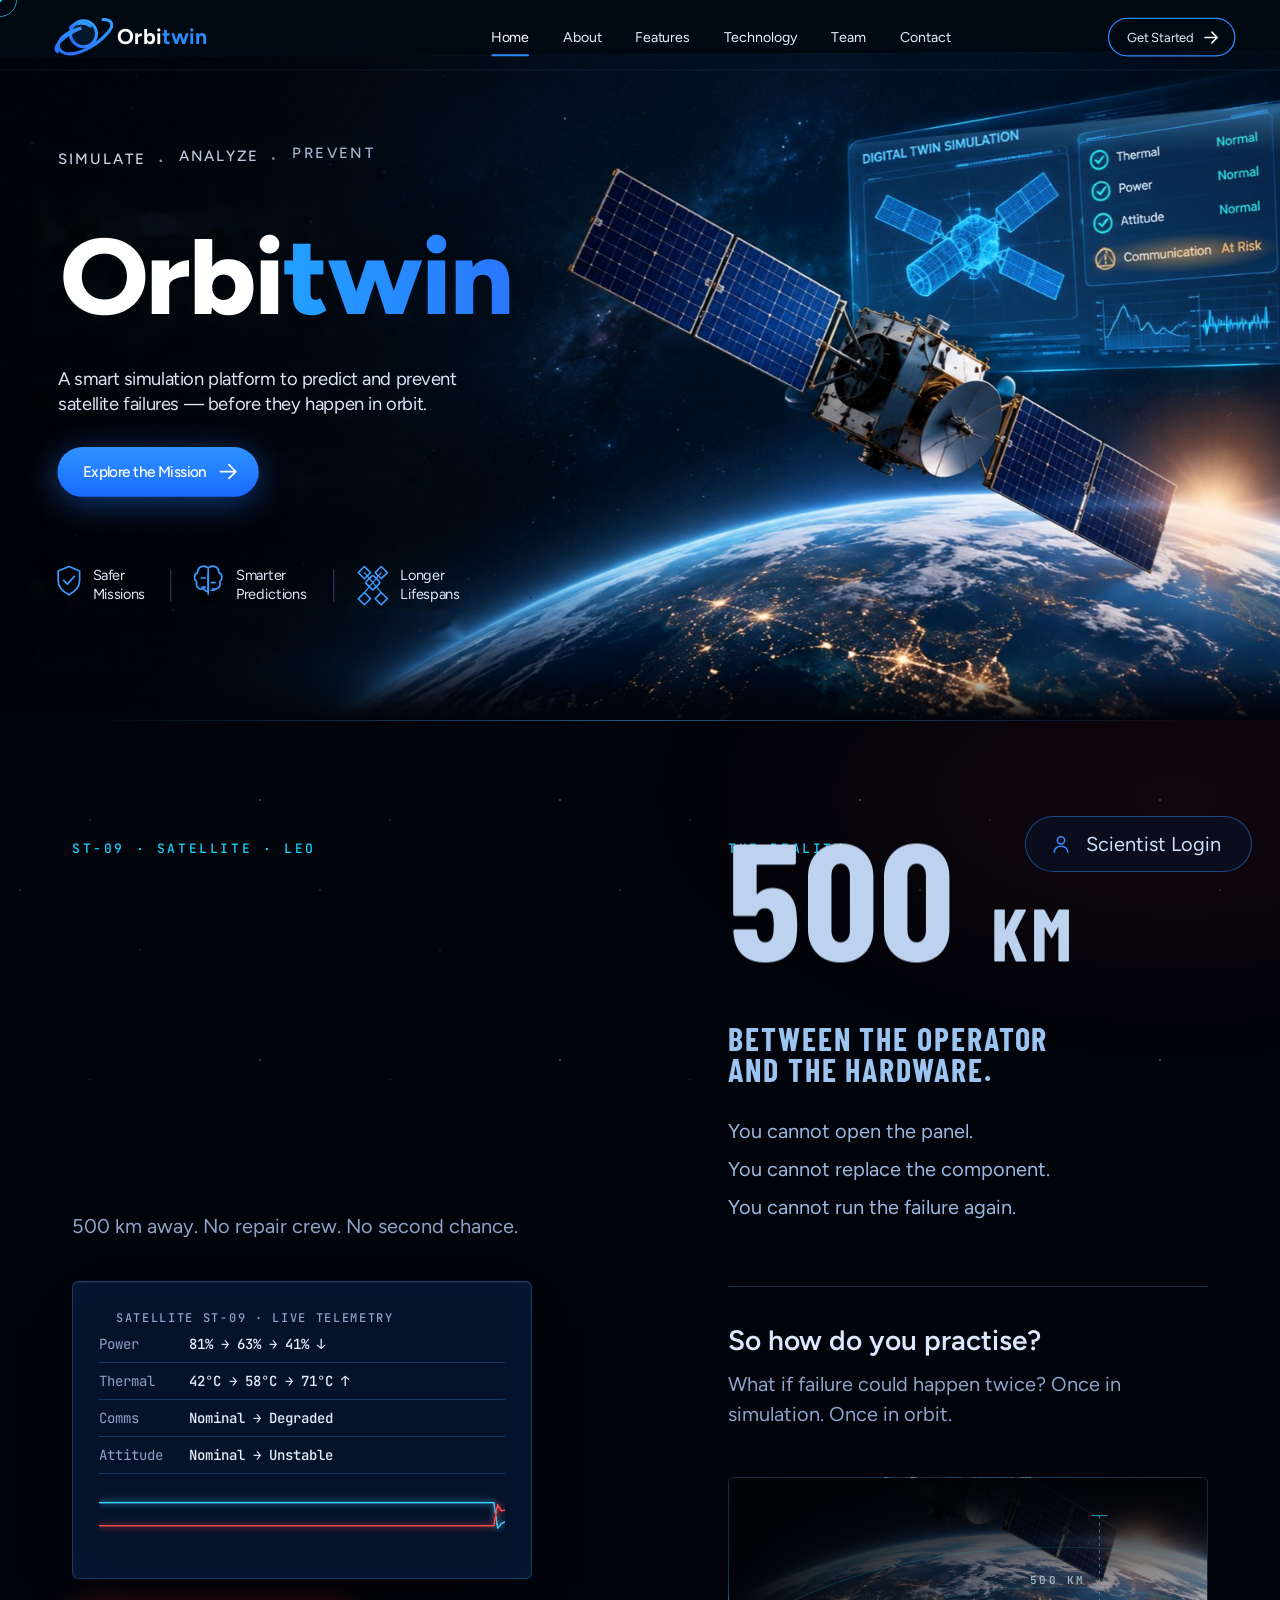
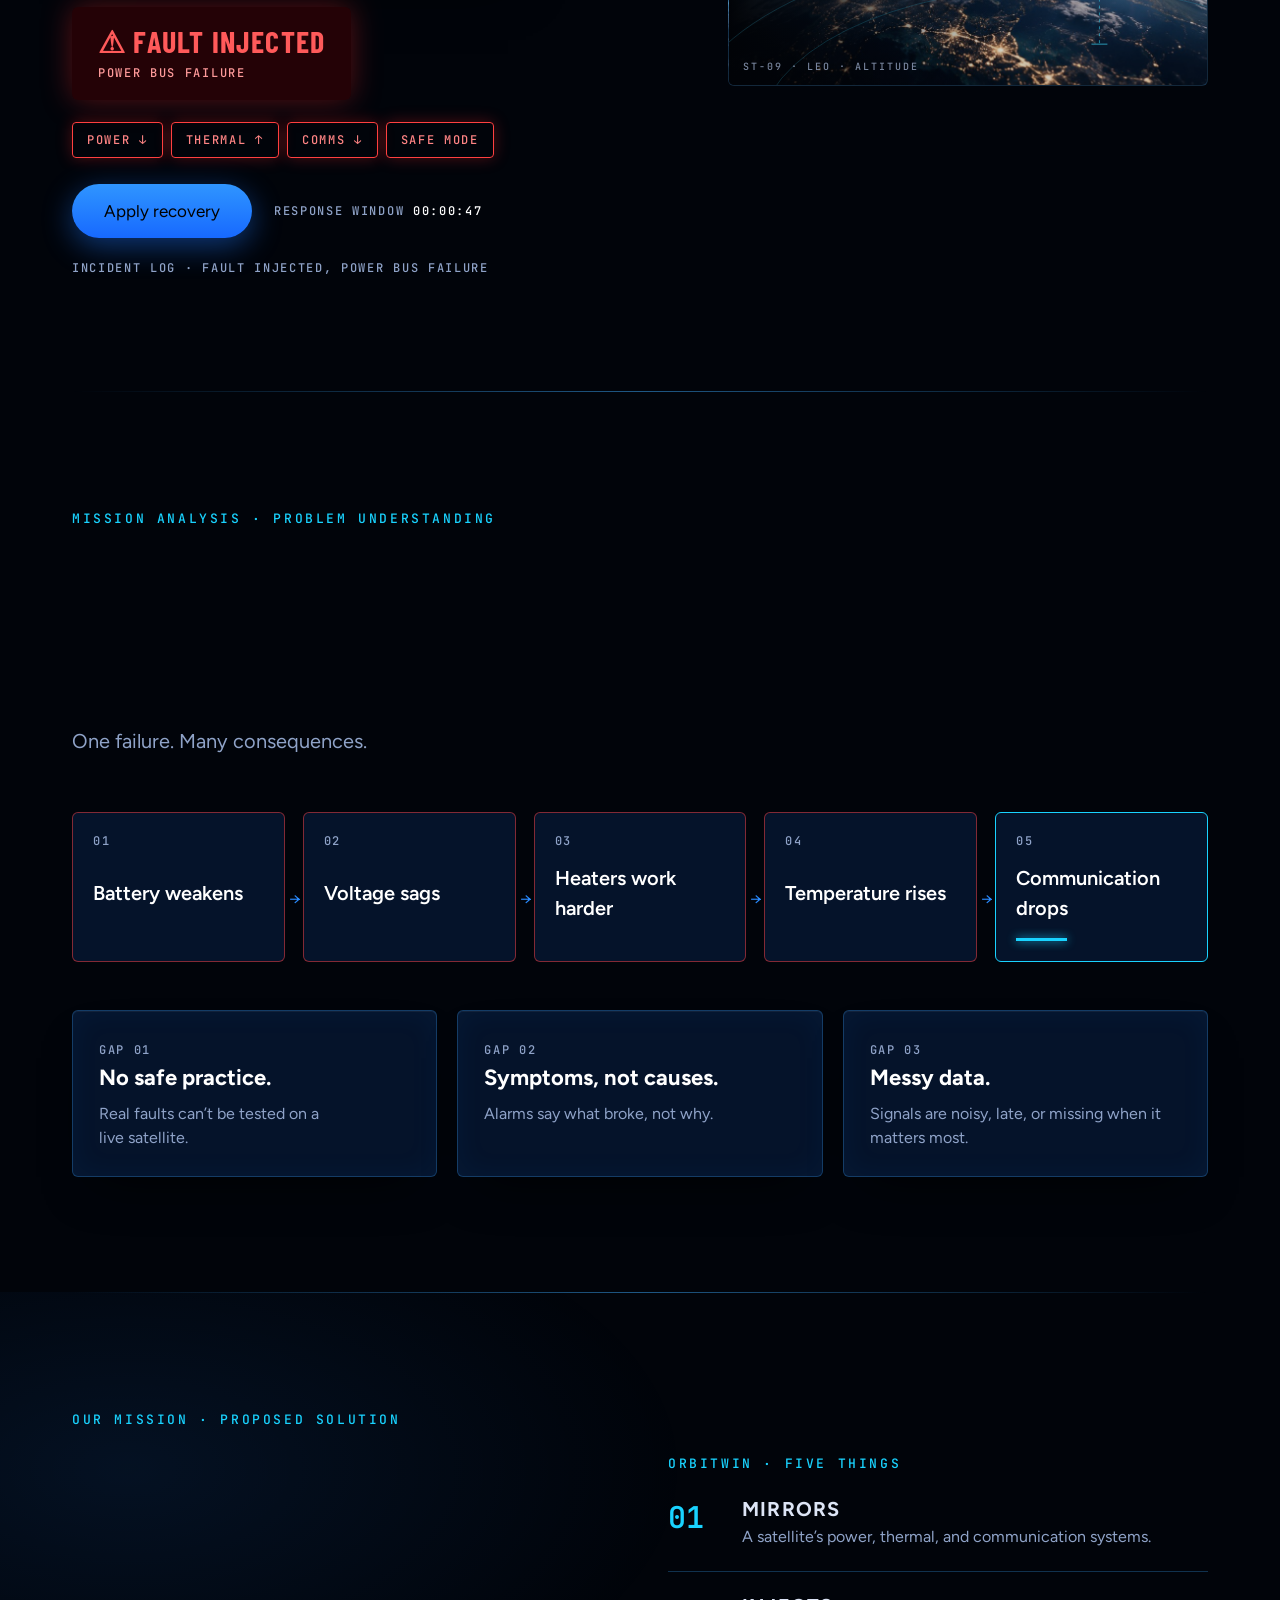
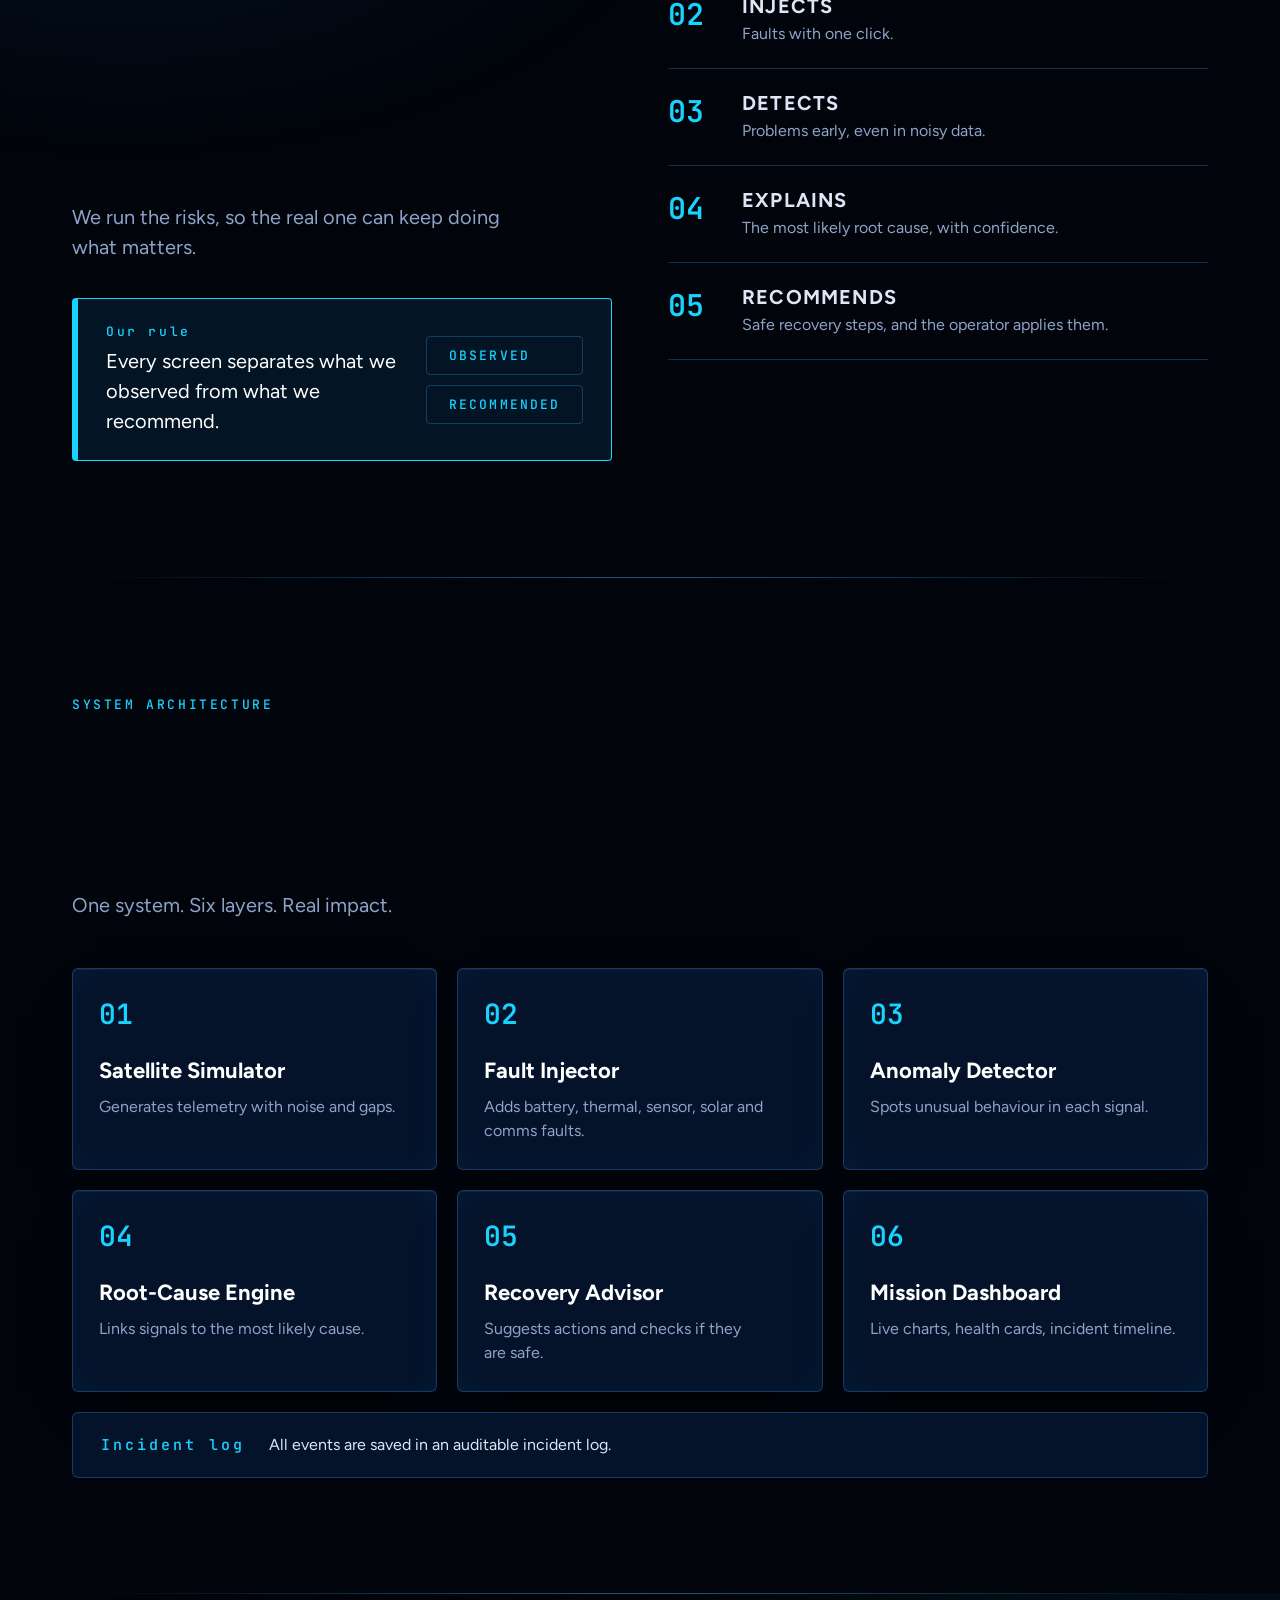
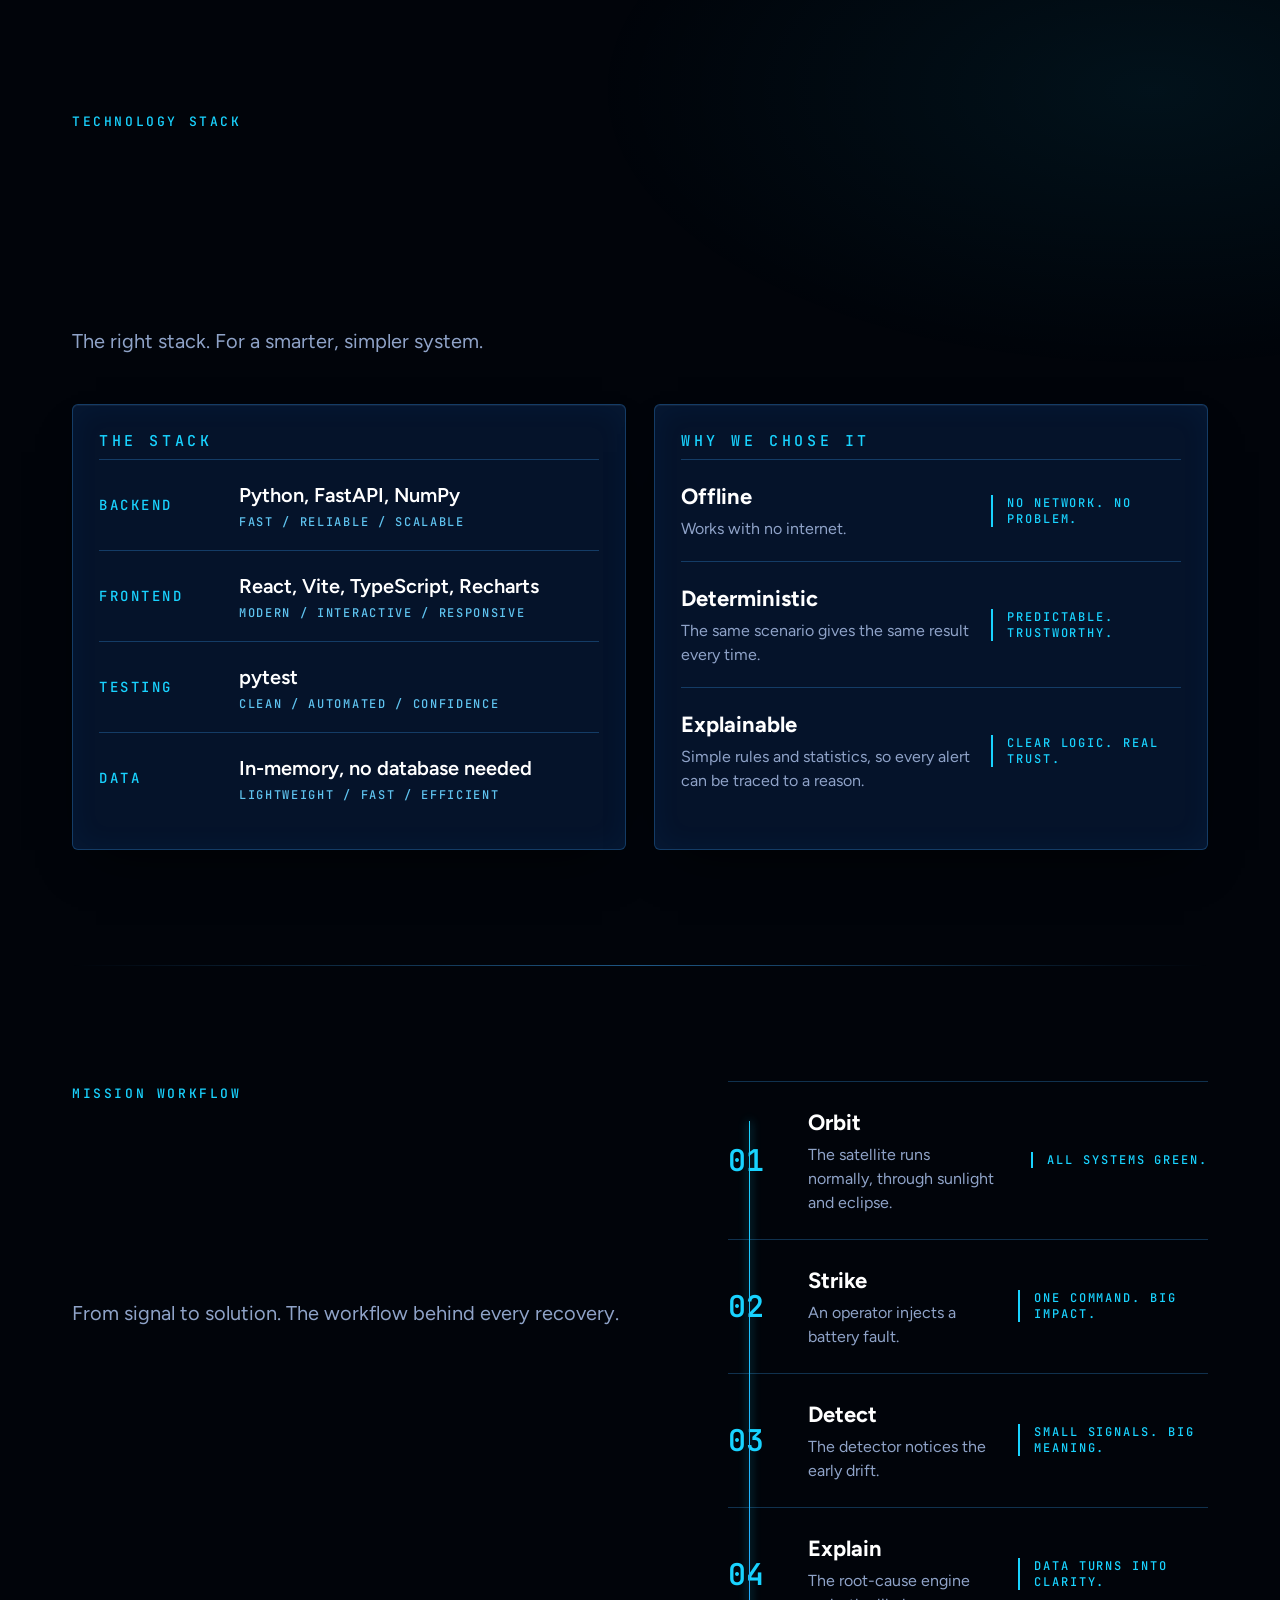
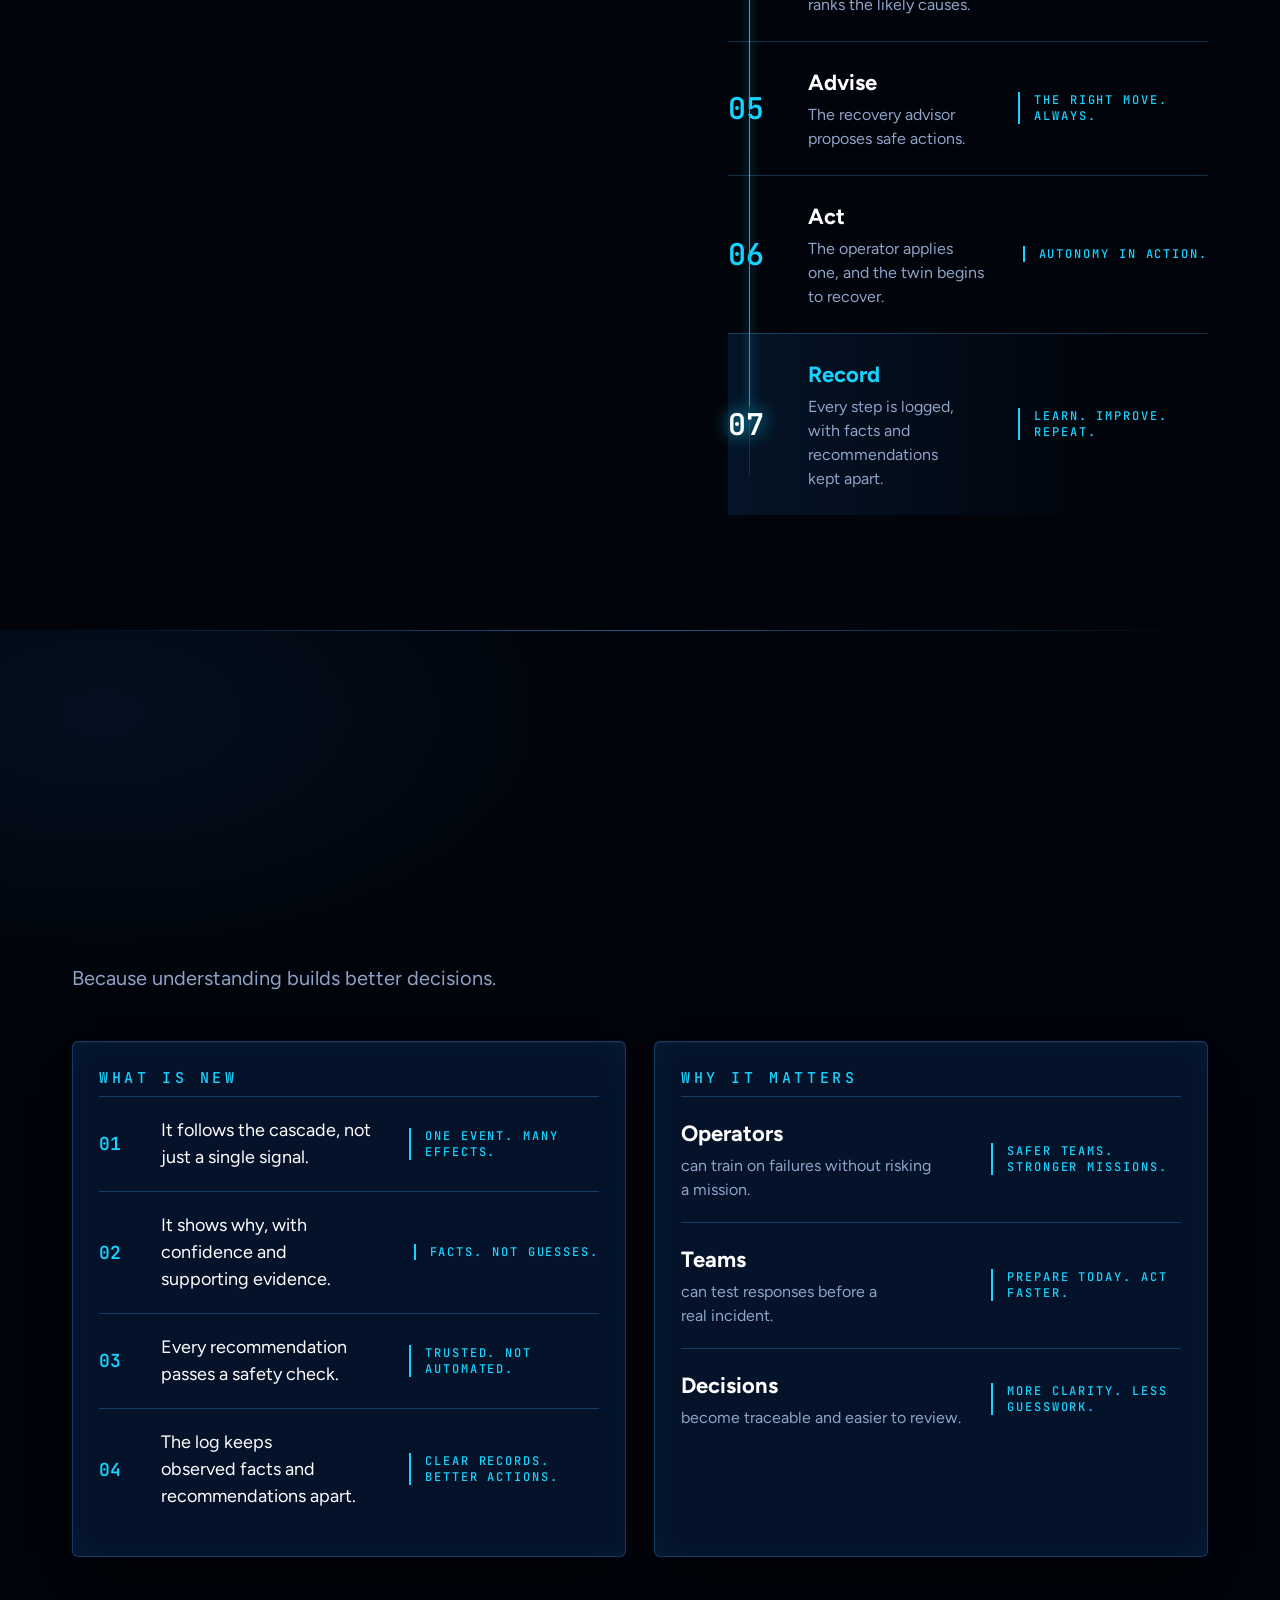
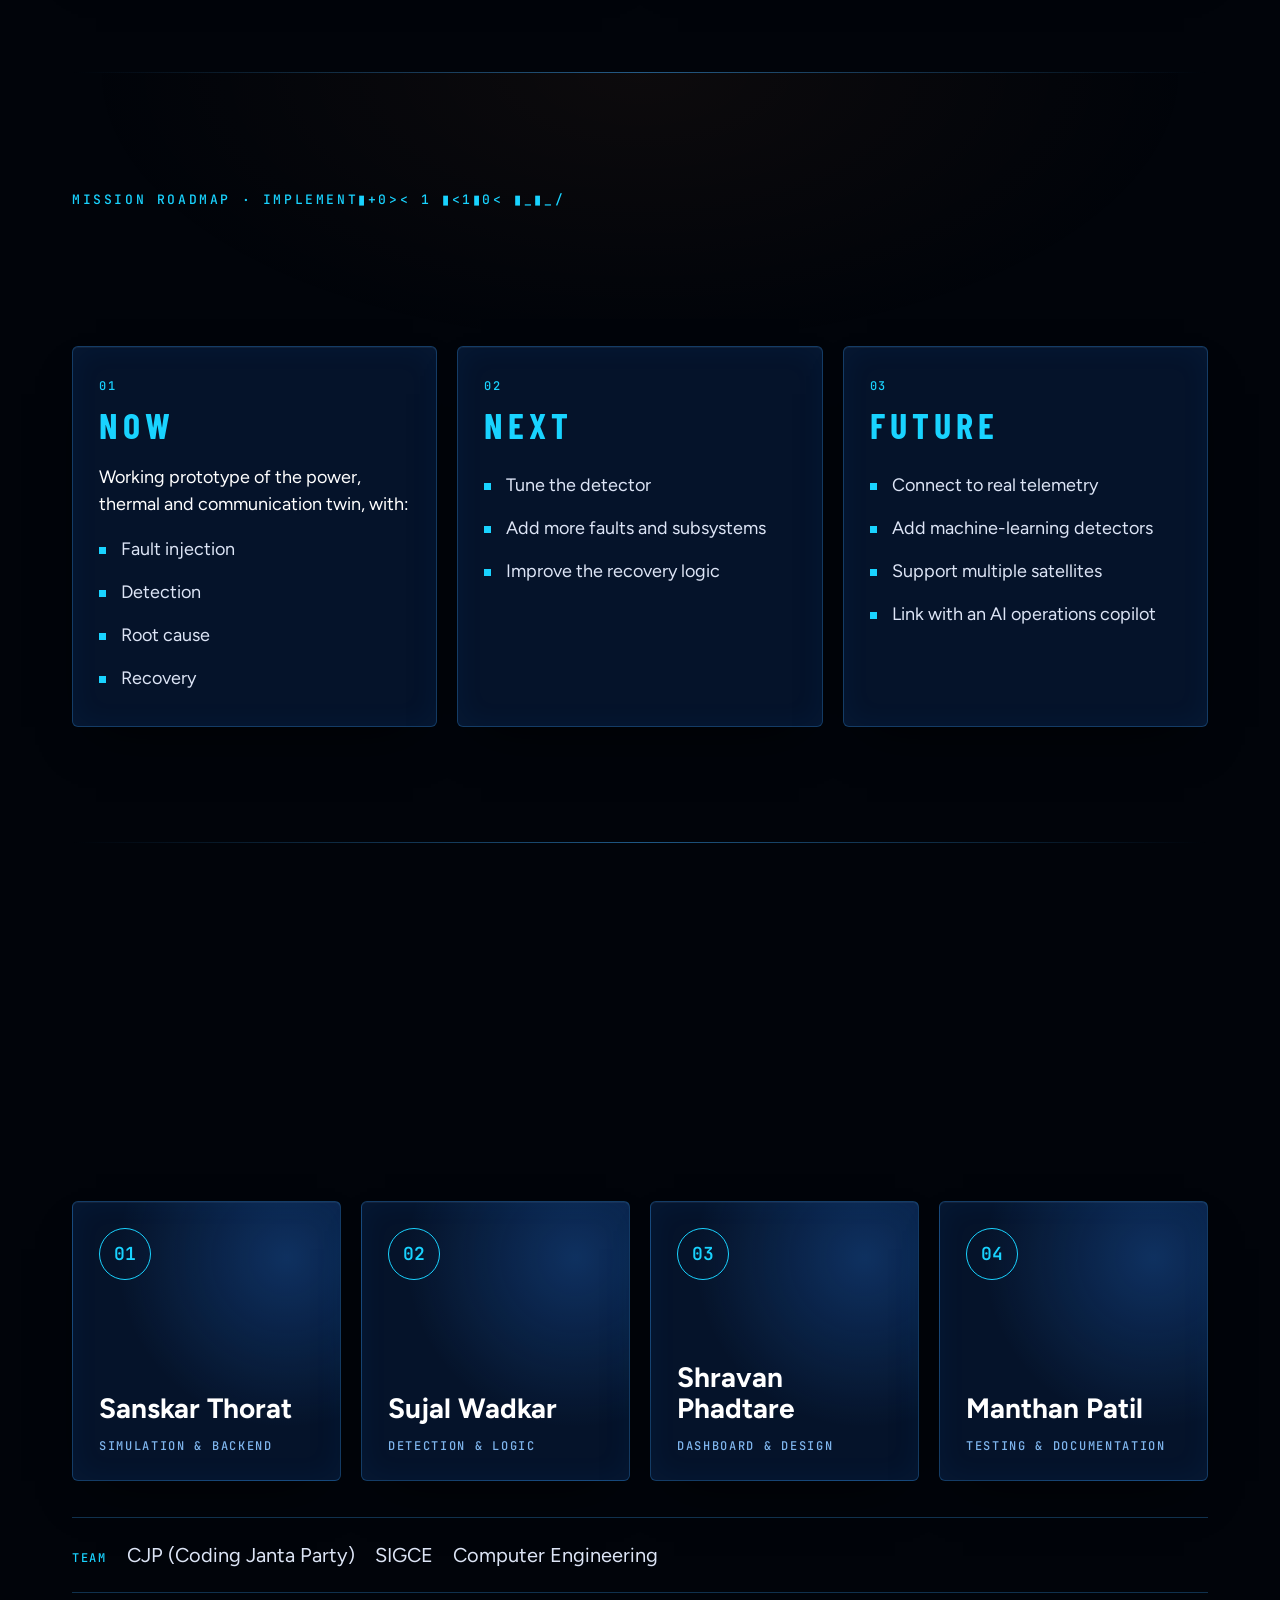
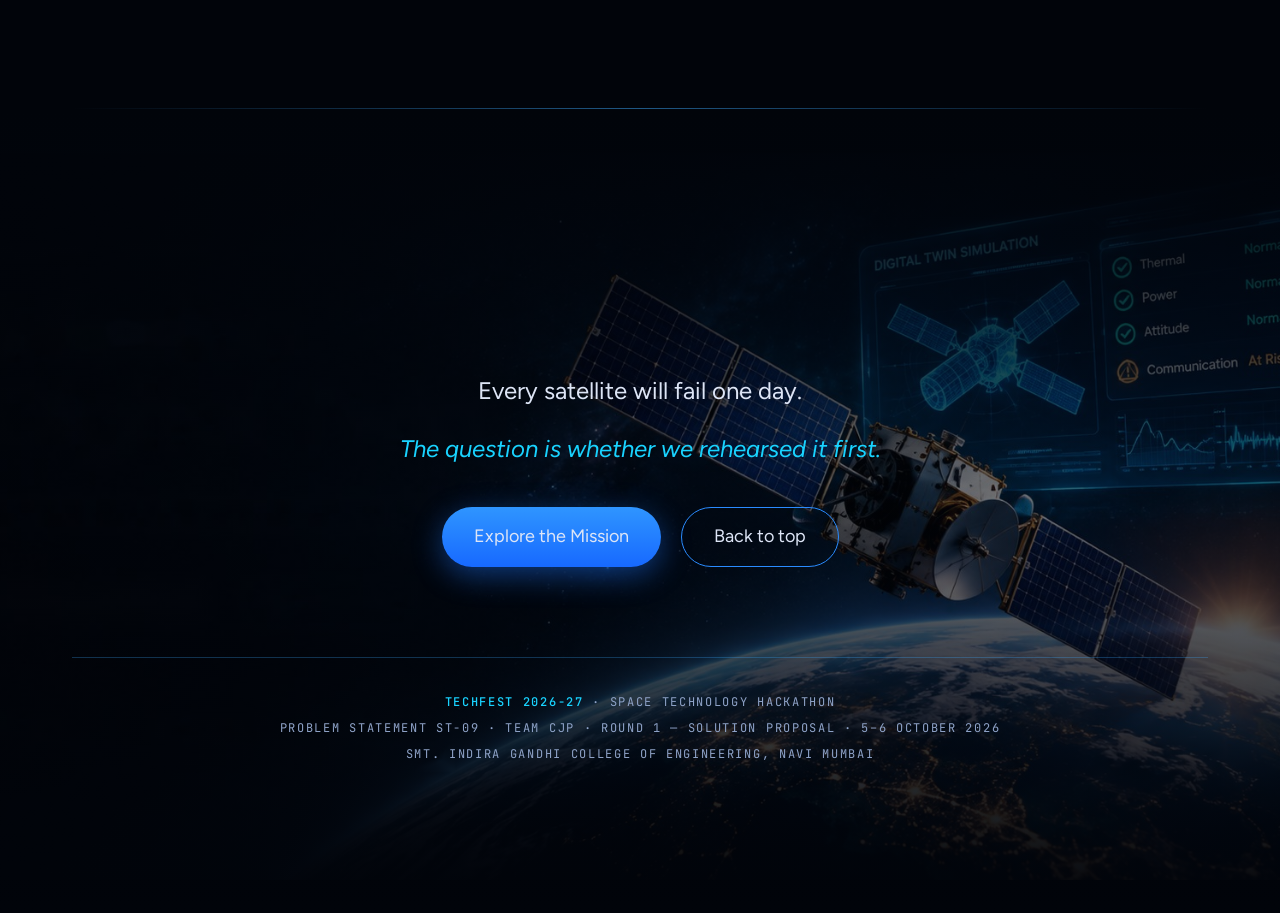
<file: landing page.html>
<!doctype html><html lang="en"><head><script>document.documentElement.classList.add("js")</script><meta charset="utf-8"><meta name="viewport" content="width=device-width, initial-scale=1"><title>Orbitwin</title>
<link rel="preconnect" href="https://fonts.googleapis.com"><link rel="stylesheet" href="https://fonts.googleapis.com/css2?family=Barlow+Condensed:wght@600;700&family=Figtree:wght@400;500;600;700;800&family=JetBrains+Mono:wght@400;500;600&display=swap">
<style>




.stage{position:relative;width:100%;aspect-ratio:1672/941;overflow:hidden;background:#01040a var(--hero) center/100% 100% no-repeat}
.stage svg{position:absolute;inset:0;width:100%;height:100%;display:block}
.stage text{font-family:'Figtree',sans-serif}
.stage a{cursor:pointer;outline:none}
.nl text{fill:#e8eefc;transition:fill .2s}
.nl:hover text{fill:#5cb6ff}
.nl.on text{fill:#fff}
.pb{filter:drop-shadow(0 8px 22px rgba(30,120,255,.45));transition:filter .25s}
.pbw:hover .pb{filter:drop-shadow(0 10px 30px rgba(30,130,255,.8))}
.sb,.cb{transition:fill .25s,filter .25s}
.sbw:hover .sb,.cbw:hover .cb{fill:rgba(42,139,255,.22);filter:drop-shadow(0 0 14px rgba(42,139,255,.6))}
.stage a:focus-visible rect{stroke:#8fd0ff;stroke-width:3}


:root{--hero:url([data-uri]);--cy:#19d3ff;--bl:#2a8bff;--rd:#ff4040;--tx:#dde5f6;--mu:#8fa3c8;--ln:rgba(60,170,255,.28);--pn:rgba(8,26,56,.72)}
*{box-sizing:border-box}html{scroll-behavior:smooth}body{margin:0;background:#01040a;color:var(--tx);font-family:'Figtree',sans-serif;line-height:1.5}
a{color:inherit}h2,h3,p,ul{margin:0}ul{padding:0;list-style:none}
.w{max-width:1200px;margin:0 auto;padding:0 32px}
section.s{padding:112px 0;border-top:1px solid rgba(60,170,255,.12);position:relative}
.k{font:500 13px 'JetBrains Mono',monospace;letter-spacing:.2em;text-transform:uppercase;color:var(--cy)}
.cond{font-family:'Barlow Condensed',sans-serif;font-weight:700;text-transform:uppercase;letter-spacing:.01em;line-height:.95}
h2{font-size:clamp(44px,6.4vw,88px);margin-top:18px}h2 em{font-style:normal;color:var(--cy)}h2 .r{color:var(--rd)}
.sub{margin-top:22px;font-size:20px;color:var(--mu);max-width:620px}
.card{background:var(--pn);border:1px solid var(--ln);border-radius:6px;padding:26px;backdrop-filter:blur(6px);box-shadow:inset 0 0 30px rgba(42,139,255,.06)}
.card h3{font-size:22px;font-weight:700;color:#fff}.card p{margin-top:8px;color:var(--mu)}
.n{font:600 18px 'JetBrains Mono',monospace;color:var(--cy)}
small{font:500 12px 'JetBrains Mono',monospace;letter-spacing:.14em;text-transform:uppercase;color:var(--mu)}
.grid{display:grid;gap:20px;margin-top:48px}.g3{grid-template-columns:repeat(3,1fr)}.g4{grid-template-columns:repeat(4,1fr)}.g6{grid-template-columns:repeat(3,1fr)}
.two{display:grid;grid-template-columns:1.25fr 1fr;gap:56px;align-items:start}
.num{font-size:clamp(90px,13vw,190px);color:#bcd2ee;line-height:.9}.num span{font-size:.45em;letter-spacing:.04em}
.tele{max-width:460px;margin-top:40px;font:400 14px 'JetBrains Mono',monospace}.tele div{display:grid;grid-template-columns:90px 1fr;padding:9px 0;border-bottom:1px solid var(--ln);color:var(--mu)}.tele b{font-weight:500;color:#e8eefc}.tele .b{color:var(--rd)}
.fault{display:inline-block;margin-top:28px;padding:16px 26px;border:1px solid var(--rd);border-radius:6px;background:rgba(120,0,0,.3);box-shadow:0 0 30px rgba(255,40,40,.35)}.fault b{display:block;font:700 30px 'Barlow Condensed';letter-spacing:.04em;color:#ff5a5a;text-transform:uppercase}.fault small{color:#ff9a9a}
.facts{margin-top:32px;font-size:20px;color:#9bb8e0;display:grid;gap:8px}
.quote{margin-top:64px;padding-top:32px;border-top:1px solid var(--ln);font-size:28px;color:#dbe8ff;font-weight:600}.quote span{display:block;color:var(--mu);font-weight:400;font-size:20px;margin-top:8px}
.chain{display:grid;grid-template-columns:repeat(5,1fr);gap:18px;margin-top:56px}
.ch{position:relative;padding:20px;min-height:150px;background:var(--pn);border:1px solid rgba(255,64,64,.5);border-radius:6px;display:flex;flex-direction:column;justify-content:space-between}
.ch b{font-size:20px;color:#fff;font-weight:600}.ch i{display:block;height:3px;width:30%;background:var(--rd);box-shadow:0 0 10px var(--rd)}.ch.c{border-color:var(--cy)}.ch.c i{background:var(--cy);box-shadow:0 0 10px var(--cy)}
.ch:not(:last-child):after{content:'\2192';position:absolute;right:-17px;top:50%;color:var(--bl)}
.sol{display:grid;grid-template-columns:1fr 1fr;gap:56px;margin-top:20px}
.five li{display:grid;grid-template-columns:56px 1fr;gap:18px;padding:22px 0;border-bottom:1px solid var(--ln)}.five h3{font:700 20px 'Figtree';letter-spacing:.06em;text-transform:uppercase}.five p{color:var(--mu);margin-top:4px}.five .n{font-size:30px}
.rule{margin-top:36px;padding:24px 28px;border:1px solid var(--cy);border-left-width:6px;border-radius:4px;background:rgba(10,60,100,.3);display:flex;gap:28px;align-items:center;flex-wrap:wrap}.rule p{font-size:20px;flex:1 1 260px;color:#fff}.rule b{display:block;font:500 13px 'JetBrains Mono';letter-spacing:.2em;color:var(--cy);margin-bottom:6px}
.tags{display:grid;gap:10px}.tags span{border:1px solid var(--ln);padding:10px 22px;border-radius:4px;font:500 13px 'JetBrains Mono';letter-spacing:.16em;text-transform:uppercase;color:var(--cy)}
.lay{position:relative;min-height:190px}.lay .n{display:block;font-size:28px;margin-bottom:22px}
.log{margin-top:20px;padding:20px 28px;border:1px solid var(--ln);border-radius:6px;background:var(--pn);display:flex;gap:24px;align-items:center;flex-wrap:wrap}.log b{font:500 15px 'JetBrains Mono';letter-spacing:.2em;color:var(--cy)}
.panel h3.hd{font:500 15px 'JetBrains Mono';letter-spacing:.24em;text-transform:uppercase;color:var(--cy);margin-bottom:8px}
.stack li{display:grid;grid-template-columns:120px 1fr;gap:20px;padding:20px 0;border-top:1px solid var(--ln);align-items:center}.lb{font:500 14px 'JetBrains Mono';letter-spacing:.18em;text-transform:uppercase;color:var(--cy)}.stack b{display:block;font-size:20px;color:#fff;font-weight:600}.stack small{display:block;margin-top:4px;color:#5fc4f0}
.why li,.steps li,.mat li{display:grid;grid-template-columns:1fr auto;gap:20px;padding:20px 0;border-top:1px solid var(--ln);align-items:center}
.why h3,.mat h3,.steps h3{font-size:22px;color:#fff;font-weight:700}.why p,.mat p,.steps p{color:var(--mu);margin-top:4px}
em.x,.why em,.steps em,.mat em,.nw em{font:500 12px 'JetBrains Mono';font-style:normal;letter-spacing:.16em;text-transform:uppercase;color:var(--cy);border-left:2px solid var(--cy);padding-left:14px;max-width:190px}
.steps li{grid-template-columns:56px 1fr auto;gap:24px;padding:24px 0}.steps .n{font-size:30px}
.nw li{display:grid;grid-template-columns:44px 1fr auto;gap:18px;padding:20px 0;border-top:1px solid var(--ln);align-items:center}.nw p{color:#fff;margin:0;font-size:18px}
.rd small{color:var(--cy)}.rd h3{font:700 36px 'Barlow Condensed';letter-spacing:.14em;text-transform:uppercase;color:var(--cy);margin:6px 0 18px}.rd li{padding:8px 0 8px 22px;position:relative;font-size:18px}.rd li:before{content:'';position:absolute;left:0;top:19px;width:7px;height:7px;background:var(--cy)}.rd p{margin-bottom:10px;color:#fff;font-size:18px}
.tm{min-height:280px;display:flex;flex-direction:column;justify-content:flex-end;gap:6px;background:radial-gradient(circle at 80% 20%,rgba(42,139,255,.25),transparent 55%),var(--pn)}.tm .n{align-self:flex-start;border:1.5px solid var(--cy);border-radius:50%;width:52px;height:52px;display:grid;place-items:center;margin-bottom:auto}.tm h3{font-size:28px;line-height:1.1}.tm small{color:#7fb6ee;margin-top:8px}
.team{margin-top:36px;padding:22px 0;border-top:1px solid var(--ln);border-bottom:1px solid var(--ln);display:flex;gap:20px;flex-wrap:wrap;align-items:baseline;font-size:20px}
.end{text-align:center;padding:140px 0 60px;background:linear-gradient(180deg,#01040a,rgba(1,4,10,.55) 50%,#01040a),var(--hero) bottom/cover}
.end h2{font-size:clamp(56px,9vw,128px);letter-spacing:.06em;color:#fff}.end p{font-size:24px;margin-top:22px}.end p.c{color:var(--cy);font-style:italic}
.btnrow{display:flex;gap:20px;justify-content:center;margin-top:40px;flex-wrap:wrap}
.b1,.b2{display:inline-flex;align-items:center;height:60px;padding:0 32px;border-radius:999px;text-decoration:none;font-size:18px;transition:.25s}.b1{background:linear-gradient(180deg,#2f95ff,#1769ff);box-shadow:0 8px 30px rgba(30,120,255,.45)}.b2{border:1.5px solid var(--bl)}.b1:hover,.b2:hover{box-shadow:0 0 30px rgba(42,139,255,.7)}
footer{border-top:1px solid var(--ln);padding:36px 0;margin-top:90px;font:400 12px 'JetBrains Mono',monospace;letter-spacing:.14em;color:var(--mu);text-transform:uppercase;display:flex;flex-direction:column;gap:10px;align-items:center}footer b{color:var(--cy);font-weight:500}
@media(max-width:1000px){.two,.sol,.g3,.g4,.g6{grid-template-columns:1fr}.chain{grid-template-columns:1fr}.ch:not(:last-child):after{display:none}.steps li{grid-template-columns:44px 1fr}.steps em{grid-column:2}.stack li{grid-template-columns:1fr;gap:6px}section.s{padding:72px 0}.w{padding:0 20px}}
@media(prefers-reduced-motion:reduce){html{scroll-behavior:auto}*{transition:none!important}}

/* ---- premium polish ---- */
:root{--e:cubic-bezier(.2,.7,.2,1)}
html{scrollbar-width:thin;scrollbar-color:#17406e #01040a}::selection{background:rgba(42,139,255,.4);color:#fff}
body{-webkit-font-smoothing:antialiased;text-rendering:optimizeLegibility;overflow-x:hidden}
h2{text-wrap:balance}p{text-wrap:pretty}
.stage{background:#01040a}
.stage:before,.fx{transform:translate3d(var(--tx,0px),var(--ty,0px),0) scale(1.06);will-change:transform}
.stage:before{content:'';position:absolute;inset:0;background:var(--hero) center/100% 100% no-repeat;z-index:0;animation:push 2.6s var(--e) both,drift 16s ease-in-out 2.6s infinite alternate}
.stage:after{content:'';position:absolute;left:0;right:0;bottom:0;height:7%;background:linear-gradient(180deg,transparent,#01040a);z-index:3;pointer-events:none}
.fx{position:absolute;inset:0;z-index:1;pointer-events:none;animation:push 2.6s var(--e) both,drift 16s ease-in-out 2.6s infinite alternate}
.stage svg{z-index:2;will-change:transform}
.fx i{position:absolute;display:block;mix-blend-mode:screen}
.fx .sun{left:83.8%;top:52.8%;width:16%;aspect-ratio:1;background:radial-gradient(closest-side,rgba(255,225,180,.5),rgba(255,150,70,.16) 45%,transparent);animation:flare 7s ease-in-out infinite}
.fx .comm{left:83%;top:33.6%;width:14%;height:5%;transform:rotate(-4deg);background:radial-gradient(closest-side,rgba(255,170,60,.5),transparent);animation:cpulse 2.2s ease-in-out infinite}
.fx .hud,.fx .scan{inset:0;clip-path:polygon(65.3% 21.8%,97.6% 16.5%,98% 50.2%,65.7% 45.7%)}
.fx .hud{background:radial-gradient(60% 80% at 82% 34%,rgba(70,170,255,.16),transparent 70%);animation:hud 5s ease-in-out infinite}
.fx .scan:after{content:'';position:absolute;left:0;right:0;top:12%;height:11%;background:linear-gradient(180deg,transparent,rgba(120,205,255,.3),transparent);animation:sweep 5.2s ease-in-out infinite}
.fx b{position:absolute;width:var(--s);height:var(--s);border-radius:50%;background:#cfe0ff;box-shadow:0 0 6px #8fc0ff;opacity:.08;animation:tw 4s ease-in-out infinite}
.stage.off *,.stage.off:before{animation-play-state:paused!important}
@keyframes push{from{scale:1.14;opacity:0}to{scale:1;opacity:1}}
@keyframes drift{from{translate:0 0}to{translate:0 -10px}}
@keyframes flare{0%,100%{opacity:.55;scale:.94}50%{opacity:1;scale:1.08}}
@keyframes cpulse{0%,100%{opacity:.25}50%{opacity:1}}
@keyframes hud{0%,100%{opacity:.45}50%{opacity:1}}
@keyframes sweep{0%{transform:translateY(0);opacity:0}15%{opacity:1}85%{opacity:1}100%{transform:translateY(300%);opacity:0}}
@keyframes tw{0%,100%{opacity:.08}50%{opacity:.95}}
@keyframes rise{from{opacity:0;translate:0 18px}to{opacity:1;translate:0 0}}
@keyframes alert{0%,100%{box-shadow:0 0 22px rgba(255,40,40,.3)}50%{box-shadow:0 0 46px rgba(255,40,40,.6)}}
@keyframes blink{0%,100%{opacity:1}50%{opacity:.25}}
.js body{animation:fadein .9s ease both}@keyframes fadein{from{opacity:0}to{opacity:1}}
.js .stage svg>*:not(defs){opacity:0;animation:rise 1s var(--e) forwards;animation-delay:var(--d,.3s)}
.nl text{transition:fill .25s,filter .25s}.nl:hover text,.nl:focus-visible text{filter:drop-shadow(0 0 8px rgba(92,182,255,.9))}
.pbw,.sbw,.cbw{transition:transform .35s var(--e);transform-box:fill-box;transform-origin:center}
.pbw:hover,.sbw:hover,.cbw:hover{transform:translateY(-3px)}.pbw:active,.sbw:active,.cbw:active{transform:translateY(0) scale(.98)}
.sf{position:fixed;left:0;right:0;top:-20%;height:140%;z-index:-1;pointer-events:none;opacity:.4;background-image:radial-gradient(1px 1px at 20px 30px,#fff,transparent),radial-gradient(1px 1px at 140px 90px,#9fc0ff,transparent),radial-gradient(1.5px 1.5px at 260px 200px,#fff,transparent),radial-gradient(1px 1px at 90px 220px,#cfe0ff,transparent);background-size:300px 260px;will-change:transform}
.pg{position:fixed;left:0;top:0;height:2px;width:100%;z-index:50;transform:scaleX(0);transform-origin:left;background:linear-gradient(90deg,var(--cy),var(--bl));box-shadow:0 0 12px var(--bl);pointer-events:none}
section.s{border-top:0;padding:clamp(72px,9vw,128px) 0}
section.s:before{content:'';position:absolute;top:0;left:50%;width:min(1136px,92%);height:1px;transform:translateX(-50%);background:linear-gradient(90deg,transparent,rgba(60,170,255,.5),transparent)}
#problem{background:radial-gradient(760px 380px at 92% 6%,rgba(255,50,50,.07),transparent 70%)}
#solution{background:radial-gradient(800px 420px at 10% 20%,rgba(42,139,255,.1),transparent 70%)}
#tech{background:radial-gradient(800px 400px at 90% 10%,rgba(25,211,255,.07),transparent 70%)}
#impact{background:radial-gradient(800px 420px at 8% 8%,rgba(42,139,255,.09),transparent 70%)}
#roadmap{background:radial-gradient(800px 400px at 50% 0,rgba(255,150,70,.05),transparent 70%)}
.card{position:relative;overflow:hidden;box-shadow:0 24px 50px -24px rgba(0,0,0,.8),inset 0 1px 0 rgba(255,255,255,.05),inset 0 0 30px rgba(42,139,255,.06)}
.card:before{content:'';position:absolute;inset:0;background:radial-gradient(260px circle at var(--mx,50%) var(--my,50%),rgba(70,170,255,.16),transparent 65%);opacity:0;transition:opacity .35s;pointer-events:none}
.card:hover:before{opacity:1}
.card:not(.tele):hover,.ch:hover{transform:translateY(-4px);border-color:rgba(90,190,255,.65);box-shadow:0 30px 60px -22px rgba(20,100,255,.4),inset 0 1px 0 rgba(255,255,255,.08)}
.ch{transition:transform .35s var(--e),border-color .35s,box-shadow .35s}.ch.c:hover{border-color:var(--cy)}
.five li,.stack li,.why li,.steps li,.nw li,.mat li{transition:background .4s,padding .4s var(--e)}
.five li:hover,.stack li:hover,.why li:hover,.steps li:hover,.nw li:hover,.mat li:hover{background:linear-gradient(90deg,rgba(42,139,255,.1),transparent 80%)}
.n{transition:text-shadow .3s}li:hover>.n,.card:hover .n{text-shadow:0 0 16px var(--cy)}
.fault{animation:alert 2.4s ease-in-out infinite}
.tele small:before{content:'';display:inline-block;width:7px;height:7px;border-radius:50%;background:var(--rd);box-shadow:0 0 8px var(--rd);margin-right:10px;animation:blink 1.4s ease-in-out infinite}
.b1,.b2{transition:transform .35s var(--e),box-shadow .35s,background .35s}.b1:hover,.b2:hover{transform:translateY(-3px)}.b2:hover{background:rgba(42,139,255,.18)}
.b1:active,.b2:active{transform:scale(.98)}
.b1:focus-visible,.b2:focus-visible{outline:2px solid #8fd0ff;outline-offset:4px}
.js .ch i{width:0;transition:width 1.2s var(--e) .5s}.js .ch.on i{width:30%}
.js .rv{opacity:0;translate:0 24px;transition:opacity .9s var(--e) var(--rd,0s),translate .9s var(--e) var(--rd,0s),transform .35s var(--e),border-color .35s,box-shadow .35s,background .4s,padding .4s var(--e)}
.js .rv.on{opacity:1;translate:0 0}
@media(prefers-reduced-motion:reduce){*,*:before,*:after{animation:none!important;transition:none!important}.js .rv,.js .stage svg>*:not(defs){opacity:1;translate:none}.js .ch i{width:30%}.sf{display:none}}

/* ---- level 3 ---- */
.stage:before,.fx{transform:perspective(1600px) translate3d(var(--tx,0px),var(--ty,0px),0) rotateX(var(--rx,0deg)) rotateY(var(--ry,0deg)) scale(1.06)}
.boot{display:none;position:fixed;inset:0;z-index:100;background:#01040a;place-items:center;transition:opacity .9s ease}.js .boot{display:grid}.boot.x{opacity:0;pointer-events:none}
.boot div{width:min(340px,70vw);font:500 12px 'JetBrains Mono',monospace;letter-spacing:.24em;color:var(--cy);text-transform:uppercase}.boot b{display:block;font:800 22px Figtree;letter-spacing:-.01em;color:#fff;text-transform:none;margin-bottom:22px}.boot p{margin:0 0 14px;color:var(--mu);min-height:1.2em}.boot i{display:block;height:2px;background:rgba(60,170,255,.2)}.boot i:after{content:'';display:block;height:100%;width:0;background:linear-gradient(90deg,var(--cy),var(--bl));box-shadow:0 0 12px var(--bl);animation:bar 1.3s var(--e) forwards}
@keyframes bar{to{width:100%}}
.js:not(.go) .stage:before,.js:not(.go) .fx,.js:not(.go) .stage svg>*{animation-play-state:paused}
.cur{position:fixed;left:0;top:0;width:34px;height:34px;margin:-17px 0 0 -17px;border:1px solid rgba(60,200,255,.7);border-radius:50%;z-index:90;pointer-events:none;mix-blend-mode:screen;transition:width .3s var(--e),height .3s var(--e),margin .3s var(--e),background .3s,border-color .3s;display:none}
.cur:after{content:'';position:absolute;left:50%;top:50%;width:4px;height:4px;margin:-2px;border-radius:50%;background:var(--cy)}
.cur.hv{width:64px;height:64px;margin:-32px 0 0 -32px;background:rgba(42,139,255,.12);border-color:var(--cy)}
@media(hover:hover) and (pointer:fine){.go .cur{display:block}}
.js h2.rv{translate:none;clip-path:inset(0 100% 0 0);transition:clip-path 1.2s var(--e) .1s,opacity .5s}.js h2.rv.on{clip-path:inset(-4% -2% -12% -2%)}
.tele canvas{display:block;width:100%;height:64px;margin-top:14px}
.fault{transition:border-color .5s,background .5s,box-shadow .5s}.fault.ok{border-color:var(--cy);background:rgba(0,90,130,.28);animation:none;box-shadow:0 0 30px rgba(25,211,255,.35)}.fault.ok b{color:var(--cy)}.fault.ok small{color:#8fe3ff}
.flow{display:flex;flex-wrap:wrap;gap:8px;margin-top:22px}.flow span{font:500 12px 'JetBrains Mono',monospace;letter-spacing:.14em;text-transform:uppercase;padding:9px 14px;border:1px solid var(--ln);border-radius:4px;color:var(--mu);transition:all .45s var(--e)}.flow span.r{border-color:var(--rd);color:#ff8484;box-shadow:0 0 16px rgba(255,40,40,.3)}.flow span.c{border-color:var(--cy);color:var(--cy);box-shadow:0 0 16px rgba(25,211,255,.25)}
.demo{display:flex;gap:22px;align-items:center;margin-top:26px;flex-wrap:wrap}.demo button{border:0;font-family:inherit;cursor:pointer;height:54px;font-size:17px}.demo button:disabled{opacity:.55;cursor:progress}.demo small b{color:#fff;font-weight:500}
.lgl{display:block;margin-top:22px}
.tele.shake{animation:shake .5s linear}@keyframes shake{20%{translate:-4px 1px}40%{translate:4px -1px}60%{translate:-3px 0}80%{translate:2px 1px}}
#problem:after{content:'';position:absolute;inset:0;pointer-events:none;box-shadow:inset 0 0 180px rgba(255,30,30,.3);opacity:0}#problem.alarm:after{animation:vig 1.8s ease-out}@keyframes vig{0%{opacity:1}100%{opacity:0}}
@media(prefers-reduced-motion:reduce){.boot{display:none!important}.js h2.rv{clip-path:none}}

/* ---- final cut ---- */
.fx .ss{left:10%;top:12%;width:170px;height:1.5px;background:linear-gradient(90deg,transparent,#fff);opacity:0;transform-origin:left;filter:drop-shadow(0 0 4px #8fc8ff)}
.fx .ss.go{animation:shoot 1.1s ease-out forwards}@keyframes shoot{0%{opacity:0;transform:rotate(24deg) translateX(0)}15%{opacity:.9}100%{opacity:0;transform:rotate(24deg) translateX(520px)}}
.dots{position:fixed;right:22px;top:50%;transform:translateY(-50%);z-index:60;display:flex;flex-direction:column;gap:14px;opacity:0;pointer-events:none;transition:opacity .5s}.dots.on{opacity:1;pointer-events:auto}
.dots a{position:relative;width:9px;height:9px;border-radius:50%;border:1px solid rgba(120,190,255,.6);transition:all .35s var(--e)}
.dots a:hover{background:rgba(60,170,255,.5)}.dots a.cur2{background:var(--cy);border-color:var(--cy);box-shadow:0 0 12px var(--cy);transform:scale(1.35)}
.dots a:after{content:attr(data-l);position:absolute;right:20px;top:50%;translate:8px -50%;white-space:nowrap;font:500 11px 'JetBrains Mono',monospace;letter-spacing:.18em;text-transform:uppercase;color:#fff;background:rgba(3,10,24,.85);border:1px solid var(--ln);padding:6px 10px;border-radius:4px;opacity:0;pointer-events:none;transition:all .3s var(--e)}
.dots a:hover:after,.dots a:focus-visible:after{opacity:1;translate:0 -50%}.dots a:focus-visible{outline:2px solid #8fd0ff;outline-offset:3px}
@media(max-width:1380px){.dots{display:none}}
.steps{position:relative}.steps:before,.steps:after{content:'';position:absolute;left:21px;top:40px;bottom:40px;width:1px;background:rgba(60,170,255,.22)}
.steps:after{background:linear-gradient(180deg,var(--cy),var(--bl));box-shadow:0 0 10px var(--cy);transform-origin:top;transform:scaleY(var(--sp,0))}
.steps li{position:relative}.steps li.act{background:linear-gradient(90deg,rgba(42,139,255,.12),transparent 85%)}.steps li.act h3{color:var(--cy)}.steps li.act .n{color:#fff;text-shadow:0 0 18px var(--cy)}.steps h3{transition:color .4s}
@media(max-width:1000px){.steps:before,.steps:after{left:15px}}
.lay{transition:transform .35s var(--e),border-color .6s,box-shadow .6s}.lay.lit{border-color:var(--cy)!important;box-shadow:0 0 38px rgba(25,211,255,.28),inset 0 0 30px rgba(25,211,255,.08)!important}.lay.lit .n{text-shadow:0 0 16px var(--cy)}
.card.tm:not(.tele):hover{transform:perspective(900px) translateY(-6px) rotateX(var(--trx,0deg)) rotateY(var(--try,0deg))}
.num{will-change:transform}
.end{background:linear-gradient(180deg,#01040a,rgba(1,4,10,.55) 50%,#01040a),var(--hero) center calc(100% + var(--by,0px))/cover no-repeat}
.js .end h2.rv{letter-spacing:.3em;transition:clip-path 1.2s var(--e) .1s,opacity .5s,letter-spacing 2.4s var(--e) .1s}.js .end h2.rv.on{letter-spacing:.06em}
.end .b1{animation:cta 3.2s ease-in-out infinite}@keyframes cta{50%{box-shadow:0 8px 46px rgba(30,140,255,.8)}}
@media(prefers-reduced-motion:reduce){.dots{display:none}.js .end h2.rv{letter-spacing:.06em}}

/* ---- scientist login (v2) ---- */
.sl-fab{position:fixed;right:28px;bottom:28px;z-index:70;display:inline-flex;align-items:center;gap:14px;height:56px;padding:0 30px 0 24px;border:1px solid rgba(42,139,255,.5);border-radius:999px;background:rgba(5,16,36,.7);backdrop-filter:blur(8px);-webkit-backdrop-filter:blur(8px);color:#cfe0ff;font:400 20px 'Figtree',sans-serif;cursor:pointer;transition:transform .35s var(--e),box-shadow .35s,background .35s,border-color .35s}
.sl-fab svg{width:22px;height:22px;stroke:#3d8bff;flex:none}
.sl-fab:hover{transform:translateY(-3px);background:rgba(42,139,255,.16);border-color:var(--bl);box-shadow:0 10px 34px rgba(30,130,255,.35)}
.sl-fab:active{transform:scale(.98)}
.sl-fab:focus-visible,.sl-x:focus-visible,.sl-go:focus-visible,.sl-link:focus-visible,.sl-eye:focus-visible{outline:2px solid #8fd0ff;outline-offset:3px}
.sl-ov{position:fixed;inset:0;z-index:85;display:grid;place-items:center;padding:20px;overflow-y:auto;background:rgba(1,4,10,.7);backdrop-filter:blur(3px);-webkit-backdrop-filter:blur(3px);opacity:0;visibility:hidden;transition:opacity .3s ease,visibility 0s linear .3s}
.sl-ov.open{opacity:1;visibility:visible;transition:opacity .3s ease}
.sl-panel{position:relative;width:min(640px,100%);margin:auto;border:1px solid rgba(110,150,210,.28);border-radius:8px;background:#0a1327;box-shadow:0 40px 90px -20px rgba(0,0,0,.9),0 0 0 1px rgba(255,255,255,.02) inset;transform:translateY(16px) scale(.985);transition:transform .4s var(--e)}
.sl-ov.open .sl-panel{transform:none}
.sl-body{padding:40px 52px 36px}
.sl-x{position:absolute;right:30px;top:28px;width:36px;height:36px;display:grid;place-items:center;border:0;background:none;color:#cfd8ea;cursor:pointer;transition:color .25s,transform .25s}
.sl-x:hover{color:#fff;transform:rotate(90deg)}
.sl-x svg{width:24px;height:24px;stroke:currentColor}
.sl-brand{display:flex;align-items:center;gap:14px;margin-top:6px}
.sl-brand svg{width:62px;height:44px;flex:none}
.sl-brand b{font:700 23px 'Figtree',sans-serif;color:#fff;letter-spacing:-.005em}.sl-brand b span{color:#2a8bff}
.sl-title{margin:46px 0 0;font:400 clamp(36px,8vw,52px)/1.1 'Figtree',sans-serif;color:#fff;letter-spacing:-.01em}
.sl-sub{margin-top:12px;font-size:clamp(16px,3.6vw,21px);color:#8da5cf}
.sl-hr{height:1px;margin:30px 0 32px;background:rgba(110,150,210,.22);border:0}
.sl-lbl{display:block;margin-bottom:12px;font:400 18px 'Figtree',sans-serif;color:#e4ecfb}
.sl-f{margin-bottom:26px}
.sl-in{position:relative}
.sl-in>svg.ic{position:absolute;left:26px;top:50%;width:24px;height:24px;margin-top:-12px;stroke:#d7e2f7;pointer-events:none}
.sl-in input[type=text],.sl-in input[type=password]{width:100%;height:66px;padding:0 20px 0 78px;border:1px solid rgba(130,165,220,.4);border-radius:4px;background:transparent;color:#fff;font:400 19px 'Figtree',sans-serif;outline:none;transition:border-color .25s,box-shadow .25s,background .25s}
.sl-in input::placeholder{color:#6f84a8}
.sl-in input:hover{border-color:rgba(150,185,240,.6)}
.sl-in input:focus{border-color:#3d8bff;background:rgba(42,139,255,.06);box-shadow:0 0 0 3px rgba(42,139,255,.2)}
.sl-in.pw input{padding-right:68px}
.sl-in.bad input{border-color:#ff5a5a;box-shadow:0 0 0 3px rgba(255,64,64,.15)}
.sl-eye{position:absolute;right:10px;top:50%;width:48px;height:48px;margin-top:-24px;display:grid;place-items:center;border:0;border-radius:4px;background:none;color:#d7e2f7;cursor:pointer}
.sl-eye svg{width:26px;height:26px;stroke:currentColor}
.sl-eye .off{display:none}.sl-in.show .sl-eye .on{display:none}.sl-in.show .sl-eye .off{display:block}
.sl-row{display:flex;align-items:center;justify-content:space-between;gap:16px;flex-wrap:wrap;margin:0 0 28px}
.sl-chk{display:inline-flex;align-items:center;gap:22px;font-size:19px;color:#fff;cursor:pointer;user-select:none}
.sl-chk input{position:absolute;opacity:0;pointer-events:none}
.sl-chk i{width:26px;height:26px;border:1.5px solid rgba(130,165,220,.7);border-radius:4px;display:grid;place-items:center;transition:border-color .25s,background .25s}
.sl-chk i:after{content:'';width:12px;height:7px;border-left:2.5px solid #fff;border-bottom:2.5px solid #fff;transform:rotate(-45deg) translate(1px,-1px) scale(0);transition:transform .2s var(--e)}
.sl-chk input:checked+i{background:#3b82e0;border-color:#3b82e0}
.sl-chk input:checked+i:after{transform:rotate(-45deg) translate(1px,-1px) scale(1)}
.sl-chk input:focus-visible+i{outline:2px solid #8fd0ff;outline-offset:3px}
.sl-link{border:0;background:none;padding:0;font:400 19px 'Figtree',sans-serif;color:#3d9bff;cursor:pointer;transition:color .25s}
.sl-link:hover{color:#8fd0ff;text-decoration:underline}
.sl-msg{min-height:22px;margin:-10px 0 14px;font:500 14px 'Figtree',sans-serif;color:#8da5cf}
.sl-msg.err{color:#ff7b7b}.sl-msg.ok{color:#4fd8a8}
.sl-go{width:100%;height:68px;display:flex;align-items:center;justify-content:center;gap:16px;border:0;border-radius:4px;background:#3b82e0;color:#fff;font:500 23px 'Figtree',sans-serif;cursor:pointer;transition:background .25s,transform .25s var(--e),box-shadow .25s}
.sl-go svg{width:26px;height:26px;stroke:#fff;transition:transform .3s var(--e)}
.sl-go:hover{background:#4a91f0;box-shadow:0 10px 30px rgba(42,139,255,.35)}
.sl-go:hover svg{transform:translateX(4px)}
.sl-go:active{transform:scale(.99)}
.sl-go:disabled{cursor:progress;background:#2f66b0}
.sl-ft{display:flex;align-items:center;gap:22px;margin:36px 0 0;padding-top:30px;border-top:1px solid rgba(110,150,210,.22)}
.sl-ft>svg{width:30px;height:30px;stroke:#d7e2f7;flex:none}
.sl-ft b{display:block;font:400 18px 'Figtree',sans-serif;color:#e4ecfb}
.sl-ft small{display:block;margin-top:5px;font:400 14px 'Figtree',sans-serif;letter-spacing:0;text-transform:none;color:#8da5cf}
@media(max-width:560px){.sl-fab{right:16px;bottom:16px;height:50px;padding:0 22px 0 18px;font-size:17px}.sl-body{padding:30px 22px 26px}.sl-x{right:14px;top:14px}.sl-in input[type=text],.sl-in input[type=password]{height:60px;padding-left:64px}.sl-in>svg.ic{left:20px}.sl-go{height:60px;font-size:20px}.sl-ft{gap:14px}}
@media(prefers-reduced-motion:reduce){.sl-ov,.sl-panel{transition:none!important}}

/* ---- scientist login: compact ---- */
.sl-ov{padding:12px}
.sl-panel{width:min(430px,100%)}
.sl-body{padding:26px 32px 22px}
.sl-x{right:16px;top:16px;width:30px;height:30px}.sl-x svg{width:20px;height:20px}
.sl-brand{margin-top:0;gap:10px}.sl-brand svg{width:46px;height:32px}.sl-brand b{font-size:18px}
.sl-title{margin-top:20px;font-size:32px}
.sl-sub{margin-top:6px;font-size:15px}
.sl-hr{margin:16px 0 18px}
.sl-lbl{font-size:14px;margin-bottom:7px}
.sl-f{margin-bottom:14px}
.sl-in>svg.ic{left:16px;width:20px;height:20px;margin-top:-10px}
.sl-in input[type=text],.sl-in input[type=password]{height:46px;padding-left:48px;font-size:16px}
.sl-in.pw input{padding-right:50px}
.sl-eye{right:4px;width:40px;height:40px;margin-top:-20px}.sl-eye svg{width:21px;height:21px}
.sl-row{margin-bottom:14px}
.sl-chk{font-size:15px;gap:12px}.sl-chk i{width:20px;height:20px}.sl-chk i:after{width:10px;height:6px}
.sl-link{font-size:15px}
.sl-msg{min-height:18px;margin:-4px 0 8px;font-size:13px}
.sl-go{height:48px;font-size:17px;gap:12px}.sl-go svg{width:22px;height:22px}
.sl-ft{margin-top:16px;padding-top:14px;gap:14px}.sl-ft>svg{width:24px;height:24px}
.sl-ft b{font-size:14px}.sl-ft small{font-size:12px;margin-top:2px}
@media(max-height:620px){.sl-body{padding:18px 26px 16px}.sl-title{margin-top:12px;font-size:26px}.sl-hr{margin:10px 0 12px}.sl-f{margin-bottom:10px}.sl-in input[type=text],.sl-in input[type=password]{height:40px}.sl-go{height:42px}.sl-ft{margin-top:10px;padding-top:10px}}

.orb{position:relative;margin:48px 0 0;aspect-ratio:2.3/1;border:1px solid var(--ln);border-radius:6px;overflow:hidden;background:#01040a var(--hero) 100% 100%/172% auto no-repeat;filter:saturate(.8) brightness(.82)}
.orb:before{content:'';position:absolute;inset:0;background:linear-gradient(90deg,#01040a 0%,rgba(1,4,10,.55) 22%,transparent 55%),linear-gradient(180deg,#01040a 0%,rgba(1,4,10,.3) 38%,transparent 70%),radial-gradient(120% 90% at 75% 100%,transparent 55%,rgba(1,4,10,.6))}
.orb svg{position:absolute;inset:0;width:100%;height:100%}
.orb text{font:500 10px 'JetBrains Mono',monospace;letter-spacing:.2em;text-transform:uppercase;fill:var(--cy)}
.orb .dl{stroke:var(--cy);stroke-width:1;stroke-dasharray:3 4;opacity:.75}
.orb .tk{stroke:var(--cy);stroke-width:1;opacity:.9}
.orb .rn{fill:none;stroke:var(--cy);stroke-width:.8;opacity:.28}
.orb small{position:absolute;left:14px;bottom:12px;font-size:10px;letter-spacing:.2em;color:var(--mu)}
@media(prefers-reduced-motion:no-preference){.orb{animation:orbin 1.4s var(--e) both}@keyframes orbin{from{opacity:0}}}

.mnav,.mhero{display:none}
img,svg,canvas{max-width:100%}
html{-webkit-text-size-adjust:100%;overflow-x:clip}
.card,.panel{min-width:0}
@media(max-width:860px){.grid[style*="1fr 1fr"]{grid-template-columns:1fr!important;gap:20px!important}.w{padding:0 20px}}
@media(max-width:760px){
.mnav{display:flex;position:sticky;top:0;z-index:60;align-items:center;gap:6px;padding:10px 14px;padding-top:calc(10px + env(safe-area-inset-top,0px));background:rgba(1,4,10,.82);-webkit-backdrop-filter:blur(14px);backdrop-filter:blur(14px);border-bottom:1px solid var(--ln)}
.mnav b{font:800 19px Figtree;color:#fff;margin-right:auto;letter-spacing:-.01em}.mnav b span{color:#2a8bff}
.mnav a{color:#cbd3e6;text-decoration:none;font:500 13px Figtree;padding:8px 9px;border-radius:4px}
.mnav a:active{background:rgba(42,139,255,.18)}
.stage{aspect-ratio:4/3}.stage svg{display:none}
.stage:before{background-size:auto 100%;background-position:78% 50%}
.mhero{display:block;padding:8px 20px 44px;margin-top:-28px;position:relative;z-index:4}
.mhero p:not(.d){font:500 12px 'JetBrains Mono',monospace;letter-spacing:.2em;text-transform:uppercase;color:#a9b4cd;margin:0 0 6px}
.mhero h1{font:800 clamp(52px,17vw,78px)/1 Figtree;letter-spacing:-.03em;margin:0 0 14px;color:#fff}.mhero h1 span{background:linear-gradient(90deg,#1ccbff,#2a78ff);-webkit-background-clip:text;background-clip:text;color:transparent}
.mhero .d{font-size:18px;color:#dde5f6;max-width:34ch;margin:0 0 24px}
.mhero .b1{display:inline-flex;align-items:center;height:54px;padding:0 30px;border-radius:30px;color:#fff;text-decoration:none;font:500 17px Figtree}
.mhero ul{list-style:none;display:flex;flex-wrap:wrap;gap:10px 22px;margin:26px 0 0;padding:0;font-size:14px;color:#cbd3e6}
.mhero li:before{content:'';display:inline-block;width:6px;height:6px;border-radius:50%;background:#2a8bff;margin-right:8px;vertical-align:1px}
h2.cond{overflow-wrap:anywhere}.tele{max-width:100%}.fault b{font-size:26px}
.orb{margin-top:36px}
}
@media(max-width:380px){.mnav a{padding:8px 6px;font-size:12px}}
</style></head><body><div class="boot" aria-hidden="true"><div><b>Orbitwin</b><p></p><i></i></div></div><div class="cur" aria-hidden="true"></div><nav class="dots" id="dots" aria-label="Page sections"><a href="#top" data-l="Top"></a><a href="#problem" data-l="The problem"></a><a href="#analysis" data-l="Analysis"></a><a href="#solution" data-l="Solution"></a><a href="#architecture" data-l="Architecture"></a><a href="#tech" data-l="Technology"></a><a href="#workflow" data-l="Workflow"></a><a href="#impact" data-l="Impact"></a><a href="#roadmap" data-l="Roadmap"></a><a href="#team" data-l="Team"></a><a href="#contact" data-l="Contact"></a></nav><i class="pg" aria-hidden="true"></i><div class="sf" aria-hidden="true"></div><div class="mnav"><b>Orbi<span>twin</span></b><a href="#problem">About</a><a href="#solution">Features</a><a href="#team">Team</a><a href="#contact">Contact</a></div>
<header class="stage" id="top"><div class="fx" aria-hidden="true"><i class="sun"></i><i class="hud"></i><i class="scan"></i><i class="comm"></i></div><!-- hero: 1:1 overlay on reference background -->
<svg viewBox="0 0 1672 941" xmlns="http://www.w3.org/2000/svg" role="group" aria-label="Orbitwin hero">
<defs>
<linearGradient id="hg" gradientUnits="userSpaceOnUse" x1="78" y1="0" x2="650" y2="0"><stop offset="0" stop-color="#1ccbff"/><stop offset="1" stop-color="#2a78ff"/></linearGradient>
<linearGradient id="bg" x1="0" y1="0" x2="0" y2="1"><stop offset="0" stop-color="#2f93ff"/><stop offset="1" stop-color="#1a69ff"/></linearGradient>
<linearGradient id="lg" x1="0" y1="1" x2="1" y2="0"><stop offset="0" stop-color="#2a6cff"/><stop offset="1" stop-color="#2fa4ff"/></linearGradient>
</defs>
<rect x="0" y="91" width="1672" height="1" fill="#7aa0ff" fill-opacity=".14"/>
<a href="#" aria-label="Orbitwin home">
<g fill="none" stroke="url(#lg)" stroke-width="4" stroke-linecap="round"><circle cx="109" cy="44" r="17" fill="rgba(42,139,255,.12)"/><path d="M72 62C66 55 84 42 108 37c-4 0-22 2-30 11-6 7-4 14 4 18 14 6 40-2 58-16 12-9 10-17-2-19" transform="rotate(-10 105 48)"/><path d="M92 36c6-6 18-8 26-2"/></g>
<text x="153" y="58" font-size="28" font-weight="700" fill="#fff" textLength="118" lengthAdjust="spacing">Orbi<tspan fill="#2a8bff">twin</tspan></text>
</a>
<a class="nl on" href="#"><text x="642" y="55" font-size="18.5" textLength="49" lengthAdjust="spacing">Home</text></a>
<rect x="642" y="71" width="49" height="2.5" rx="1" fill="#2a8bff"/>
<a class="nl" href="#problem"><text x="736" y="55" font-size="18.5" textLength="50" lengthAdjust="spacing">About</text></a>
<a class="nl" href="#solution"><text x="830" y="55" font-size="18.5" textLength="71" lengthAdjust="spacing">Features</text></a>
<a class="nl" href="#tech"><text x="946" y="55" font-size="18.5" textLength="95" lengthAdjust="spacing">Technology</text></a>
<a class="nl" href="#team"><text x="1086" y="55" font-size="18.5" textLength="45" lengthAdjust="spacing">Team</text></a>
<a class="nl" href="#contact"><text x="1176" y="55" font-size="18.5" textLength="66" lengthAdjust="spacing">Contact</text></a>
<a class="cbw" href="#contact" aria-label="Get Started"><rect class="cb" x="1448" y="24" width="165" height="49" rx="24.5" fill="rgba(0,0,0,0)" stroke="#2a8bff" stroke-width="1.6"/><text x="1472" y="55" font-size="17" fill="#e8eefc" textLength="88" lengthAdjust="spacing">Get Started</text><path d="M1574 49h15M1583 42l7 7-7 7" fill="none" stroke="#fff" stroke-width="2" stroke-linecap="round" stroke-linejoin="round"/></a>

<g font-size="19.5" font-weight="500" letter-spacing="0">
<text x="76" y="214" fill="#cbd3e6" textLength="112" lengthAdjust="spacing">SIMULATE</text>
<circle cx="210" cy="210" r="1.6" fill="#8ea0c8"/>
<text x="234" y="210" fill="#bcc6dc" textLength="102" lengthAdjust="spacing">ANALYZE</text>
<circle cx="357" cy="207" r="1.6" fill="#8ea0c8"/>
<text x="382" y="207" fill="#a9b4cd" textLength="105" lengthAdjust="spacing">PREVENT</text>
</g>
<text x="78" y="410" font-size="140" font-weight="800" fill="#fff" textLength="590" lengthAdjust="spacingAndGlyphs" style="letter-spacing:-.02em">Orbi<tspan fill="url(#hg)">twin</tspan></text>>
<g font-size="24" fill="#dde5f6">
<text x="76" y="503" textLength="521" lengthAdjust="spacing">A smart simulation platform to predict and prevent</text>
<text x="76" y="535" textLength="482" lengthAdjust="spacing">satellite failures — before they happen in orbit.</text>
</g>
<a class="pbw" href="#solution" aria-label="Explore the Mission"><rect class="pb" x="75" y="584" width="263" height="65" rx="32.5" fill="url(#bg)"/><text x="108" y="623" font-size="20" font-weight="500" fill="#fff" textLength="163" lengthAdjust="spacing">Explore the Mission</text><path d="M288 616h19M299 607l9 9-9 9" fill="none" stroke="#fff" stroke-width="2.2" stroke-linecap="round" stroke-linejoin="round"/></a>

<g fill="none" stroke="#3b9bff" stroke-width="2.2" stroke-linejoin="round" stroke-linecap="round">
<path d="M90 740l14 6v12c0 9-6 15-14 19-8-4-14-10-14-19v-12z"/><path d="M83 758l5 5 9-10"/>
<path d="M272 742c-5-5-14-2-14 6-5 2-5 9-1 12-2 6 3 11 9 9 3 4 6 4 6 4V744M272 742c5-5 14-2 14 6 5 2 5 9 1 12 2 6-3 11-9 9" /><path d="M272 750v26M263 755h5M276 761h5M264 767h4M276 771h4"/>
<path d="M468 748l8-8 8 8-8 8zM490 748l8-8 8 8-8 8zM468 782l8-8 8 8-8 8zM490 782l8-8 8 8-8 8z" stroke-width="2"/><rect x="480" y="754" width="14" height="14" rx="2" transform="rotate(45 487 761)"/><path d="M476 748l22 26M498 748l-22 26" stroke-width="1.6"/>
</g>
<g fill="#dfe7f8" font-size="19">
<text x="121" y="758" textLength="42" lengthAdjust="spacing">Safer</text><text x="121" y="783" textLength="69" lengthAdjust="spacing">Missions</text>
<text x="308" y="758" textLength="66" lengthAdjust="spacing">Smarter</text><text x="308" y="783" textLength="93" lengthAdjust="spacing">Predictions</text>
<text x="523" y="758" textLength="58" lengthAdjust="spacing">Longer</text><text x="523" y="783" textLength="78" lengthAdjust="spacing">Lifespans</text>
</g>
<path d="M223 744v42M436 744v42" stroke="#a0bcff" stroke-opacity=".28" stroke-width="1.5"/>
</svg>
</header>
<section class="mhero" aria-label="Orbitwin introduction"><p>Simulate · Analyze · Prevent</p><h1>Orbi<span>twin</span></h1><p class="d">A smart simulation platform to predict and prevent satellite failures — before they happen in orbit.</p><a class="b1" href="#solution">Explore the Mission</a><ul><li>Safer Missions</li><li>Smarter Predictions</li><li>Longer Lifespans</li></ul></section><main>
<section class="s" id="problem"><div class="w two"><div>
<span class="k">ST-09 · Satellite · LEO</span>
<h2 class="cond">The satellite is dying.<br><span class="r">And you can’t touch it.</span></h2>
<p class="sub">500 km away. No repair crew. No second chance.</p>
<div class="card tele" id="tele" role="group" aria-label="Satellite ST-09 live telemetry"><small>Satellite ST-09 · Live telemetry</small>
<div><span>Power</span><b id="rp">81% → 63% → <span class="b">41% ↓</span></b></div><div><span>Thermal</span><b id="rt">42°C → 58°C → <span class="b">71°C ↑</span></b></div><div><span>Comms</span><b id="rc">Nominal → <span class="b">Degraded</span></b></div><div><span>Attitude</span><b id="ra">Nominal → <span class="b">Unstable</span></b></div>
<canvas id="sp" width="880" height="128" aria-hidden="true"></canvas></div>
<div class="fault" id="fb"><b id="fbt">⚠ Fault injected</b><small id="fbs">Power bus failure</small></div>
<div class="flow" id="fl" aria-live="polite"><span class="r">Power ↓</span><span class="r">Thermal ↑</span><span class="r">Comms ↓</span><span class="r">Safe mode</span></div>
<div class="demo"><button class="b1" id="inj" type="button">Apply recovery</button><small>Response window <b id="rw">00:00:47</b></small></div>
<small class="lgl" id="lg">Incident log · fault injected, power bus failure</small></div>
<div><span class="k">The reality</span><div class="num cond">500 <span>km</span></div><p class="cond" style="font-size:32px;letter-spacing:.06em;color:#9bc4f0;margin-top:14px">Between the operator<br>and the hardware.</p>
<div class="facts"><p>You cannot open the panel.</p><p>You cannot replace the component.</p><p>You cannot run the failure again.</p></div>
<p class="quote">So how do you practise?<span>What if failure could happen twice? Once in simulation. Once in orbit.</span></p><figure class="orb" aria-label="Satellite in low Earth orbit, 500 km above the surface" role="img">
<svg viewBox="0 0 480 209" preserveAspectRatio="none" aria-hidden="true"><ellipse class="rn" cx="330" cy="260" rx="300" ry="150"/><ellipse class="rn" cx="330" cy="260" rx="380" ry="190"/>
<line class="dl" x1="372" y1="38" x2="372" y2="168"/><line class="tk" x1="364" y1="38" x2="380" y2="38"/><line class="tk" x1="364" y1="168" x2="380" y2="168"/>
<text x="358" y="107" text-anchor="end" style="fill:#bfeaff;font-size:11px">500 km</text></svg><small>ST-09 · LEO · Altitude</small></figure></div></div></section>
<section class="s" id="analysis"><div class="w"><span class="k">Mission analysis · Problem understanding</span>
<h2 class="cond">A fault never<br>comes <em>alone.</em></h2><p class="sub">One failure. Many consequences.</p>
<ul class="chain" aria-label="The chain reaction"><li class="ch r"><small>01</small><b>Battery weakens</b><i></i></li><li class="ch r"><small>02</small><b>Voltage sags</b><i></i></li><li class="ch r"><small>03</small><b>Heaters work harder</b><i></i></li><li class="ch r"><small>04</small><b>Temperature rises</b><i></i></li><li class="ch c"><small>05</small><b>Communication drops</b><i></i></li></ul>
<div class="grid g3"><div class="card gap"><small>Gap 01</small><h3>No safe practice.</h3><p>Real faults can’t be tested on a live satellite.</p></div><div class="card gap"><small>Gap 02</small><h3>Symptoms, not causes.</h3><p>Alarms say what broke, not why.</p></div><div class="card gap"><small>Gap 03</small><h3>Messy data.</h3><p>Signals are noisy, late, or missing when it matters most.</p></div></div></div></section>
<section class="s" id="solution"><div class="w"><span class="k">Our mission · Proposed solution</span>
<div class="sol"><div><h2 class="cond">A twin that <em>fails first,</em> so the satellite doesn’t have to.</h2><p class="sub">We run the risks, so the real one can keep doing what matters.</p>
<div class="rule"><p><b>Our rule</b>Every screen separates what we observed from what we recommend.</p><div class="tags"><span>Observed</span><span>Recommended</span></div></div></div>
<div><span class="k">Orbitwin · Five things</span><ul class="five"><li><span class="n">01</span><div><h3>Mirrors</h3><p>A satellite’s power, thermal, and communication systems.</p></div></li><li><span class="n">02</span><div><h3>Injects</h3><p>Faults with one click.</p></div></li><li><span class="n">03</span><div><h3>Detects</h3><p>Problems early, even in noisy data.</p></div></li><li><span class="n">04</span><div><h3>Explains</h3><p>The most likely root cause, with confidence.</p></div></li><li><span class="n">05</span><div><h3>Recommends</h3><p>Safe recovery steps, and the operator applies them.</p></div></li></ul></div></div></div></section>
<section class="s" id="architecture"><div class="w"><span class="k">System architecture</span>
<h2 class="cond" style="font-family:Figtree;text-transform:none;font-size:clamp(38px,5vw,68px);line-height:1.05">System Architecture<br>From signal to decision in <em>six layers.</em></h2>
<p class="sub">One system. Six layers. Real impact.</p><div class="grid g6"><div class="card lay"><span class="n">01</span><h3>Satellite Simulator</h3><p>Generates telemetry with noise and gaps.</p></div><div class="card lay"><span class="n">02</span><h3>Fault Injector</h3><p>Adds battery, thermal, sensor, solar and comms faults.</p></div><div class="card lay"><span class="n">03</span><h3>Anomaly Detector</h3><p>Spots unusual behaviour in each signal.</p></div><div class="card lay"><span class="n">04</span><h3>Root-Cause Engine</h3><p>Links signals to the most likely cause.</p></div><div class="card lay"><span class="n">05</span><h3>Recovery Advisor</h3><p>Suggests actions and checks if they are safe.</p></div><div class="card lay"><span class="n">06</span><h3>Mission Dashboard</h3><p>Live charts, health cards, incident timeline.</p></div></div>
<div class="log"><b>Incident log</b><span>All events are saved in an auditable incident log.</span></div></div></section>
<section class="s" id="tech"><div class="w"><span class="k">Technology stack</span>
<h2 style="font:800 clamp(44px,6vw,84px)/1 Figtree;margin-top:18px">Simple tools.<br><em style="font-style:normal;color:var(--cy)">Zero surprises.</em></h2><p class="sub">The right stack. For a smarter, simpler system.</p>
<div class="grid" style="grid-template-columns:1fr 1fr;gap:28px"><div class="card panel"><h3 class="hd">The stack</h3><ul class="stack"><li><span class="lb">Backend</span><div><b>Python, FastAPI, NumPy</b><small>Fast / Reliable / Scalable</small></div></li><li><span class="lb">Frontend</span><div><b>React, Vite, TypeScript, Recharts</b><small>Modern / Interactive / Responsive</small></div></li><li><span class="lb">Testing</span><div><b>pytest</b><small>Clean / Automated / Confidence</small></div></li><li><span class="lb">Data</span><div><b>In-memory, no database needed</b><small>Lightweight / Fast / Efficient</small></div></li></ul></div><div class="card panel why"><h3 class="hd">Why we chose it</h3><ul><li><div><h3>Offline</h3><p>Works with no internet.</p></div><em>No network. No problem.</em></li><li><div><h3>Deterministic</h3><p>The same scenario gives the same result every time.</p></div><em>Predictable. Trustworthy.</em></li><li><div><h3>Explainable</h3><p>Simple rules and statistics, so every alert can be traced to a reason.</p></div><em>Clear logic. Real trust.</em></li></ul></div></div></div></section>
<section class="s" id="workflow"><div class="w two"><div><span class="k">Mission workflow</span>
<h2 style="font:800 clamp(44px,6vw,84px)/1 Figtree;margin-top:18px">One failure.<br><em style="font-style:normal;color:var(--cy)">Seven steps.</em></h2><p class="sub">From signal to solution. The workflow behind every recovery.</p></div>
<ol class="steps" style="list-style:none;padding:0;margin:0"><li><span class="n">01</span><div><h3>Orbit</h3><p>The satellite runs normally, through sunlight and eclipse.</p></div><em>All systems green.</em></li><li><span class="n">02</span><div><h3>Strike</h3><p>An operator injects a battery fault.</p></div><em>One command. Big impact.</em></li><li><span class="n">03</span><div><h3>Detect</h3><p>The detector notices the early drift.</p></div><em>Small signals. Big meaning.</em></li><li><span class="n">04</span><div><h3>Explain</h3><p>The root-cause engine ranks the likely causes.</p></div><em>Data turns into clarity.</em></li><li><span class="n">05</span><div><h3>Advise</h3><p>The recovery advisor proposes safe actions.</p></div><em>The right move. Always.</em></li><li><span class="n">06</span><div><h3>Act</h3><p>The operator applies one, and the twin begins to recover.</p></div><em>Autonomy in action.</em></li><li><span class="n">07</span><div><h3>Record</h3><p>Every step is logged, with facts and recommendations kept apart.</p></div><em>Learn. Improve. Repeat.</em></li></ol></div></section>
<section class="s" id="impact"><div class="w"><span class="k">Innovation and impact</span>
<h2 style="font:800 clamp(44px,6vw,84px)/1 Figtree;margin-top:18px">Not just an alarm.<br><em style="font-style:normal;color:var(--cy)">An explanation.</em></h2><p class="sub">Because understanding builds better decisions.</p>
<div class="grid" style="grid-template-columns:1fr 1fr;gap:28px"><div class="card panel nw"><h3 class="hd">What is new</h3><ul><li><span class="n">01</span><p>It follows the cascade, not just a single signal.</p><em>One event. Many effects.</em></li><li><span class="n">02</span><p>It shows why, with confidence and supporting evidence.</p><em>Facts. Not guesses.</em></li><li><span class="n">03</span><p>Every recommendation passes a safety check.</p><em>Trusted. Not automated.</em></li><li><span class="n">04</span><p>The log keeps observed facts and recommendations apart.</p><em>Clear records. Better actions.</em></li></ul></div><div class="card panel why mat"><h3 class="hd">Why it matters</h3><ul><li><div><h3>Operators</h3><p>can train on failures without risking a mission.</p></div><em>Safer teams. Stronger missions.</em></li><li><div><h3>Teams</h3><p>can test responses before a real incident.</p></div><em>Prepare today. Act faster.</em></li><li><div><h3>Decisions</h3><p>become traceable and easier to review.</p></div><em>More clarity. Less guesswork.</em></li></ul></div></div></div></section>
<section class="s" id="roadmap"><div class="w"><span class="k">Mission roadmap · Implementation &amp; future scope</span>
<h2 style="font:800 clamp(40px,5.4vw,76px)/1 Figtree;margin-top:18px">Launch today. <em style="font-style:normal;color:var(--cy)">Scale tomorrow.</em></h2><div class="grid g3"><div class="card rd"><small>01</small><h3>Now</h3><p>Working prototype of the power, thermal and communication twin, with:</p><ul><li>Fault injection</li><li>Detection</li><li>Root cause</li><li>Recovery</li></ul></div><div class="card rd"><small>02</small><h3>Next</h3><ul><li>Tune the detector</li><li>Add more faults and subsystems</li><li>Improve the recovery logic</li></ul></div><div class="card rd"><small>03</small><h3>Future</h3><ul><li>Connect to real telemetry</li><li>Add machine-learning detectors</li><li>Support multiple satellites</li><li>Link with an AI operations copilot</li></ul></div></div></div></section>
<section class="s" id="team"><div class="w"><span class="k">The crew</span>
<h2 style="font:800 clamp(44px,6vw,84px)/1 Figtree;margin-top:18px">The people behind<br><em style="font-style:normal;color:var(--cy)">the mission.</em></h2><div class="grid g4"><div class="card tm"><span class="n">01</span><h3>Sanskar Thorat</h3><small>Simulation & Backend</small></div><div class="card tm"><span class="n">02</span><h3>Sujal Wadkar</h3><small>Detection & Logic</small></div><div class="card tm"><span class="n">03</span><h3>Shravan Phadtare</h3><small>Dashboard & Design</small></div><div class="card tm"><span class="n">04</span><h3>Manthan Patil</h3><small>Testing & Documentation</small></div></div>
<p class="team"><small style="color:var(--cy)">Team</small><span>CJP (Coding Janta Party)</span><span>SIGCE</span><span>Computer Engineering</span></p></div></section>
<section class="s end" id="contact"><div class="w"><h2 class="cond">Mission ready.</h2><p>Every satellite will fail one day.</p><p class="c">The question is whether we rehearsed it first.</p>
<div class="btnrow"><a class="b1" href="#solution">Explore the Mission</a><a class="b2" href="#top">Back to top</a></div>
<footer><span><b>TechFest 2026-27</b> · Space Technology Hackathon</span><span>Problem Statement ST-09 · Team CJP · Round 1 — Solution Proposal · 5–6 October 2026</span><span>Smt. Indira Gandhi College of Engineering, Navi Mumbai</span></footer></div></section></main><script>
(()=>{const d=document,R=matchMedia('(prefers-reduced-motion:reduce)').matches,st=d.querySelector('.stage'),svg=st.querySelector('svg'),fx=st.querySelector('.fx');
[...svg.children].filter(e=>e.tagName!=='defs').forEach((e,i)=>e.style.setProperty('--d',(.35+i*.04)+'s'));
for(let i=0;i<34;i++){const b=d.createElement('b');b.style.cssText='left:'+Math.random()*62+'%;top:'+(6+Math.random()*80)+'%;--s:'+(1+Math.random()*1.6)+'px;animation-delay:'+Math.random()*6+'s;animation-duration:'+(3+Math.random()*4)+'s';fx.appendChild(b)}
const sel='.k,h2,.sub,.card,.ch,.five li,.stack li,.why li,.steps li,.nw li,.mat li,.fault,.num,.facts p,.quote,.rule,.log,.team,.end p,.btnrow,footer';
const cnt=e=>{if(R)return;const t=e.firstChild,t0=performance.now();(function f(n){const p=Math.min((n-t0)/1600,1);t.nodeValue=Math.round(500*(1-Math.pow(1-p,3)))+' ';if(p<1)requestAnimationFrame(f)})(t0)};
const io=new IntersectionObserver(es=>es.forEach(x=>{if(x.isIntersecting){x.target.classList.add('on');io.unobserve(x.target);if(x.target.classList.contains('num'))cnt(x.target)}}),{threshold:.12,rootMargin:'0px 0px -6% 0px'});
d.querySelectorAll('main '+sel).forEach(e=>{const sb=[...e.parentElement.children].filter(c=>c.matches(sel));e.style.setProperty('--rd',Math.min(sb.indexOf(e),6)*.08+'s');e.classList.add('rv');R?e.classList.add('on'):io.observe(e)});
d.addEventListener('pointermove',e=>{const c=e.target.closest&&e.target.closest('.card');if(c){const b=c.getBoundingClientRect();c.style.setProperty('--mx',e.clientX-b.left+'px');c.style.setProperty('--my',e.clientY-b.top+'px')}},{passive:true});
if(R)return;
let mx=0,my=0,cx=0,cy=0,vis=true;const sf=d.querySelector('.sf'),pg=d.querySelector('.pg');
new IntersectionObserver(e=>{vis=e[0].isIntersecting;st.classList.toggle('off',!vis)}).observe(st);
st.addEventListener('pointermove',e=>{const b=st.getBoundingClientRect();mx=(e.clientX-b.left)/b.width*2-1;my=(e.clientY-b.top)/b.height*2-1},{passive:true});
st.addEventListener('pointerleave',()=>{mx=my=0});
(function loop(){cx+=(mx-cx)*.06;cy+=(my-cy)*.06;const y=scrollY;
if(vis){const h=Math.min(y,st.offsetHeight);st.style.setProperty('--tx',(-cx*16)+'px');st.style.setProperty('--ty',(-cy*9+h*.14)+'px');svg.style.transform='translate3d('+(-cx*5)+'px,'+(-h*.04)+'px,0)'}
sf.style.transform='translate3d(0,'+(-y*.08)+'px,0)';pg.style.transform='scaleX('+(y/Math.max(1,d.documentElement.scrollHeight-innerHeight))+')';requestAnimationFrame(loop)})();
})();
</script><script>
(()=>{const d=document,H=d.documentElement,R=matchMedia('(prefers-reduced-motion:reduce)').matches,$=i=>d.getElementById(i);
const go=()=>H.classList.add('go'),bt=document.querySelector('.boot');
let seen=0;try{seen=sessionStorage.getItem('mdt')}catch(e){}
if(seen||R){bt.classList.add('x');bt.style.display='none';go()}else{const p=bt.querySelector('p'),L=['Opening link to ST-09','Twin synchronised'];p.textContent=L[0];setTimeout(()=>p.textContent=L[1],800);setTimeout(()=>{bt.classList.add('x');go();try{sessionStorage.setItem('mdt',1)}catch(e){}},1500);setTimeout(()=>bt.style.display='none',2500)}
setTimeout(go,3000);
/* cursor + hero tilt */
const cu=d.querySelector('.cur'),st=d.querySelector('.stage');let qx=0,qy=0,cx=0,cy=0;
if(!R){d.addEventListener('pointermove',e=>{qx=e.clientX;qy=e.clientY;cu.classList.toggle('hv',!!(e.target.closest&&e.target.closest('a,button,.card,.ch')))},{passive:true});
(function l(){cx+=(qx-cx)*.2;cy+=(qy-cy)*.2;cu.style.transform='translate3d('+cx+'px,'+cy+'px,0)';const b=st.getBoundingClientRect();if(b.bottom>0){const mx=(qx/innerWidth)*2-1,my=((qy-b.top)/b.height)*2-1;st.style.setProperty('--rx',(-my*1.1)+'deg');st.style.setProperty('--ry',(mx*1.4)+'deg')}requestAnimationFrame(l)})()}
/* fault injection demo */
const S={p:41,t:71,c:'Degraded',a:'Unstable',f:1},B=$('inj'),rw=$('rw');let timers=[],cd=null,sec=47,vis=true;
const P=[],T=[];for(let i=0;i<110;i++){P.push(.8);T.push(.4)}
const row=(k,ok,a,b)=>k?a:b;
function paint(){const p=Math.round(S.p),t=Math.round(S.t);
$('rp').innerHTML=p>=80?'81% · Nominal':'81% → '+Math.round((81+p)/2)+'% → <span class="b">'+p+'% ↓</span>';
$('rt').innerHTML=t<=44?'42°C · Nominal':'42°C → '+Math.round((42+t)/2)+'°C → <span class="b">'+t+'°C ↑</span>';
$('rc').innerHTML=S.c=='Nominal'?'Nominal':'Nominal → <span class="b">'+S.c+'</span>';
$('ra').innerHTML=S.a=='Nominal'?'Nominal':'Nominal → <span class="b">'+S.a+'</span>'}
const tw=(k,to,ms)=>{const a=S[k],t0=performance.now();(function f(n){const q=Math.min((n-t0)/ms,1);S[k]=a+(to-a)*(1-Math.pow(1-q,3));paint();if(q<1)requestAnimationFrame(f)})(t0)};
const at=(f,ms)=>timers.push(setTimeout(f,ms)),chips=[...d.querySelectorAll('#fl span')],fmt=n=>'00:00:'+String(n).padStart(2,'0');
const clear=()=>{timers.forEach(clearTimeout);timers=[];clearInterval(cd)};
function inject(){clear();B.disabled=true;S.f=1;const fb=$('fb');fb.classList.remove('ok');$('fbt').textContent='⚠ Fault injected';$('fbs').textContent='Power bus failure';
$('lg').textContent='Incident log · fault injected, power bus failure';chips.forEach(c=>c.className='');
const pr=$('problem');pr.classList.remove('alarm');void pr.offsetWidth;pr.classList.add('alarm');const te=$('tele');te.classList.remove('shake');void te.offsetWidth;te.classList.add('shake');
tw('p',41,3000);tw('t',71,3000);at(()=>{S.c='Degraded';paint()},1600);at(()=>{S.a='Unstable';paint()},2600);
chips.forEach((c,i)=>at(()=>c.className='r',400+i*800));
sec=47;rw.textContent=fmt(sec);cd=setInterval(()=>{sec=Math.max(0,sec-1);rw.textContent=fmt(sec)},1000);
at(()=>{B.disabled=false;B.textContent='Apply recovery'},3400)}
function recover(){clear();B.disabled=true;tw('p',81,2400);tw('t',42,2400);at(()=>{S.c='Nominal';paint()},1200);at(()=>{S.a='Nominal';paint()},1900);
chips.forEach((c,i)=>at(()=>c.className='c',300+i*450));
at(()=>{S.f=0;const fb=$('fb');fb.classList.add('ok');$('fbt').textContent='✓ Safe mode';$('fbs').textContent='Recovery applied by operator';$('lg').textContent='Incident log · recovery applied, facts and recommendations kept apart'},2300);
at(()=>{B.disabled=false;B.textContent='Inject fault again'},2800)}
B.addEventListener('click',()=>{S.f?recover():inject()});
/* live signal chart */
const cv=$('sp'),g=cv.getContext('2d'),W=cv.width,Hh=cv.height;let fr=0;
new IntersectionObserver(e=>vis=e[0].isIntersecting).observe(cv);
(function draw(){requestAnimationFrame(draw);if(!vis||R&&fr++>0)return;fr++;if(fr%3==0){const n=S.f?.15:.03;P.push(Math.max(.04,S.p/100+(Math.random()-.5)*n));T.push(Math.min(.96,S.t/100+(Math.random()-.5)*n));P.shift();T.shift()}
g.clearRect(0,0,W,Hh);g.lineJoin='round';[[P,'#3fd0ff'],[T,S.f?'#ff4a4a':'#ffb454']].forEach(([a,c])=>{g.beginPath();a.forEach((v,i)=>g[i?'lineTo':'moveTo'](i/(a.length-1)*W,Hh-6-v*(Hh-12)));g.strokeStyle=c;g.lineWidth=3;g.shadowColor=c;g.shadowBlur=14;g.stroke()})})();
})();
</script><script>
try{(()=>{const d=document,R=matchMedia('(prefers-reduced-motion:reduce)').matches,$=(q,a)=>[...(a||d).querySelectorAll(q)];
/* section dots */
const dots=d.getElementById('dots'),da=$('a',dots),secs=['top','problem','analysis','solution','architecture','tech','workflow','impact','roadmap','team','contact'].map(i=>d.getElementById(i));
const so=new IntersectionObserver(es=>es.forEach(e=>{if(e.isIntersecting){const i=secs.indexOf(e.target);da.forEach((a,j)=>a.classList.toggle('cur2',i===j));dots.classList.toggle('on',i>0)}}),{rootMargin:'-45% 0px -50% 0px'});secs.forEach(s=>s&&so.observe(s));
if(R)return;
/* mono label decode */
const gl='▮01/<>_+';const dec=e=>{const t=e.textContent;let n=0;const iv=setInterval(()=>{e.textContent=[...t].map((c,i)=>c===' '||i<n?c:gl[Math.random()*gl.length|0]).join('');n+=1.3;if(n>t.length){e.textContent=t;clearInterval(iv)}},26)};
const ko=new IntersectionObserver(es=>es.forEach(e=>{if(e.isIntersecting){ko.unobserve(e.target);dec(e.target)}}),{threshold:.9});$('main .k').forEach(e=>ko.observe(e));
/* architecture signal pulse */
const lay=$('.lay');let li=0,lv=false;const ao=new IntersectionObserver(e=>lv=e[0].isIntersecting,{threshold:.3});ao.observe(d.getElementById('architecture'));
setInterval(()=>{if(!lv)return;lay.forEach((l,i)=>l.classList.toggle('lit',i===li));li=(li+1)%(lay.length+1)},1000);
/* team tilt */
$('.tm').forEach(c=>{c.addEventListener('pointermove',e=>{const b=c.getBoundingClientRect(),x=(e.clientX-b.left)/b.width-.5,y=(e.clientY-b.top)/b.height-.5;c.style.setProperty('--trx',-y*9+'deg');c.style.setProperty('--try',x*11+'deg')});c.addEventListener('pointerleave',()=>{c.style.setProperty('--trx','0deg');c.style.setProperty('--try','0deg')})});
/* shooting star */
const ss=d.createElement('i');ss.className='ss';d.querySelector('.fx').appendChild(ss);
(function sh(){setTimeout(()=>{ss.classList.remove('go');ss.style.left=(5+Math.random()*30)+'%';ss.style.top=(8+Math.random()*30)+'%';void ss.offsetWidth;ss.classList.add('go');sh()},6500+Math.random()*6000)})();
/* scroll-linked: workflow line, active step, 500km drift, finale */
const steps=d.querySelector('.steps'),sl=$('li',steps),num=d.querySelector('.num'),end=d.getElementById('contact');
(function f(){requestAnimationFrame(f);const vh=innerHeight;
let r=steps.getBoundingClientRect();if(r.bottom>0&&r.top<vh){steps.style.setProperty('--sp',Math.max(0,Math.min(1,(vh*.6-r.top)/r.height)));let best=-1,bd=1e9;sl.forEach((l,i)=>{const b=l.getBoundingClientRect(),dd=Math.abs(b.top+b.height/2-vh*.55);if(dd<bd){bd=dd;best=i}});sl.forEach((l,i)=>l.classList.toggle('act',i===best&&bd<vh*.35))}
r=num.getBoundingClientRect();if(r.bottom>0&&r.top<vh)num.style.transform='translate3d(0,'+((r.top+r.height/2-vh/2)*-.09)+'px,0)';
r=end.getBoundingClientRect();if(r.bottom>0&&r.top<vh)end.style.setProperty('--by',-(vh-r.top)/(vh+r.height)*70+'px')})();
})()}catch(e){}
</script>
<!-- ===== Scientist Login ===== -->
<button type="button" class="sl-fab" id="slOpen" aria-haspopup="dialog" aria-controls="slOv"><svg viewBox="0 0 24 24" fill="none" stroke-width="1.7" stroke-linecap="round" stroke-linejoin="round" aria-hidden="true"><circle cx="12" cy="8" r="4"/><path d="M4.5 21c.6-4.2 3.6-6.5 7.5-6.5s6.9 2.3 7.5 6.5"/></svg>Scientist Login</button>
<div class="sl-ov" id="slOv" aria-hidden="true">
 <div class="sl-panel" role="dialog" aria-modal="true" aria-labelledby="slTitle" aria-describedby="slSub">
  <button type="button" class="sl-x" id="slClose" aria-label="Close login"><svg viewBox="0 0 24 24" fill="none" stroke-width="1.6" stroke-linecap="round" aria-hidden="true"><path d="M4 4l16 16M20 4L4 20"/></svg></button>
  <div class="sl-body">
   <div class="sl-brand">
    <svg viewBox="62 20 90 48" aria-hidden="true"><defs><linearGradient id="slg" x1="0" y1="1" x2="1" y2="0"><stop offset="0" stop-color="#2a6cff"/><stop offset="1" stop-color="#2fa4ff"/></linearGradient></defs><g fill="none" stroke="url(#slg)" stroke-width="4" stroke-linecap="round"><circle cx="109" cy="44" r="17" fill="rgba(42,139,255,.12)"/><path d="M72 62C66 55 84 42 108 37c-4 0-22 2-30 11-6 7-4 14 4 18 14 6 40-2 58-16 12-9 10-17-2-19" transform="rotate(-10 105 48)"/><path d="M92 36c6-6 18-8 26-2"/></g></svg>
    <b>Orbi<span>twin</span></b>
   </div>
   <div class="sl-title" id="slTitle" role="heading" aria-level="2">Scientist Login</div>
   <p class="sl-sub" id="slSub">Access the Orbitwin research portal</p>
   <hr class="sl-hr">
   <form id="slForm" novalidate autocomplete="off">
    <div class="sl-f">
     <label class="sl-lbl" for="slUser">Scientist ID / Researcher Email</label>
     <div class="sl-in"><svg class="ic" viewBox="0 0 24 24" fill="none" stroke-width="1.6" stroke-linecap="round" stroke-linejoin="round" aria-hidden="true"><rect x="2.5" y="5" width="19" height="14" rx="2"/><path d="M3 6.5l9 7 9-7"/></svg><input type="text" id="slUser" name="user" placeholder="Enter your institutional email" autocomplete="username" spellcheck="false" autocapitalize="off"></div>
    </div>
    <div class="sl-f">
     <label class="sl-lbl" for="slPass">Password</label>
     <div class="sl-in pw" id="slPwBox"><svg class="ic" viewBox="0 0 24 24" fill="none" stroke-width="1.6" stroke-linecap="round" stroke-linejoin="round" aria-hidden="true"><rect x="4.5" y="10.5" width="15" height="10.5" rx="2"/><path d="M8 10.5V7.5a4 4 0 018 0v3"/><path d="M12 14.5v2.5M10.8 15.7h2.4"/></svg><input type="password" id="slPass" name="pass" placeholder="Enter your password" autocomplete="current-password">
      <button type="button" class="sl-eye" id="slEye" aria-label="Show password" aria-pressed="false">
       <svg class="on" viewBox="0 0 24 24" fill="none" stroke-width="1.6" stroke-linecap="round" stroke-linejoin="round" aria-hidden="true"><path d="M2 12s3.6-7 10-7 10 7 10 7-3.6 7-10 7S2 12 2 12z"/><circle cx="12" cy="12" r="3"/></svg>
       <svg class="off" viewBox="0 0 24 24" fill="none" stroke-width="1.6" stroke-linecap="round" stroke-linejoin="round" aria-hidden="true"><path d="M2 12s3.6-7 10-7 10 7 10 7-3.6 7-10 7S2 12 2 12z"/><circle cx="12" cy="12" r="3"/><path d="M3 3l18 18"/></svg>
      </button></div>
    </div>
    <div class="sl-row">
     <label class="sl-chk"><input type="checkbox" id="slRem"><i></i>Remember me</label>
     <button type="button" class="sl-link" id="slForgot">Forgot password?</button>
    </div>
    <div class="sl-msg" id="slMsg" role="status" aria-live="polite"></div>
    <button type="submit" class="sl-go" id="slGo"><span id="slGoT">Secure Login</span><svg viewBox="0 0 24 24" fill="none" stroke-width="1.8" stroke-linecap="round" stroke-linejoin="round" aria-hidden="true"><path d="M4 12h16M13 5l7 7-7 7"/></svg></button>
   </form>
   <div class="sl-ft">
    <svg viewBox="0 0 24 24" fill="none" stroke-width="1.6" stroke-linecap="round" stroke-linejoin="round" aria-hidden="true"><path d="M12 2.5l8 3v6c0 4.9-3.3 9-8 10.5-4.7-1.5-8-5.6-8-10.5v-6l8-3z"/><path d="M8.5 12l2.5 2.5 4.5-5"/></svg>
    <div><b>Authorized scientific personnel only</b><small>Demo authentication · No backend connected</small></div>
   </div>
  </div>
 </div>
</div>
<script>
(()=>{const d=document,$=i=>d.getElementById(i),ov=$('slOv'),op=$('slOpen'),cl=$('slClose'),fm=$('slForm'),us=$('slUser'),pw=$('slPass'),pb=$('slPwBox'),ey=$('slEye'),rm=$('slRem'),ms=$('slMsg'),go=$('slGo'),gt=$('slGoT'),H=d.documentElement;
let last=null,busy=false,tm=0;
const msg=(t,c)=>{ms.textContent=t||'';ms.className='sl-msg'+(c?' '+c:'')};
const bad=(box,on)=>box.classList.toggle('bad',on);
function open(e){if(e)e.preventDefault();last=d.activeElement;ov.classList.add('open');ov.setAttribute('aria-hidden','false');H.style.overflow='hidden';
 try{const s=localStorage.getItem('mdt-sci');if(s){us.value=s;rm.checked=true}}catch(_){}
 setTimeout(()=>(us.value&&!pw.value?pw:us).focus(),60)}
function close(){if(busy)return;ov.classList.remove('open');ov.setAttribute('aria-hidden','true');H.style.overflow='';msg('');bad(us.parentNode,0);bad(pb,0);pw.value='';pb.classList.remove('show');pw.type='password';ey.setAttribute('aria-pressed','false');ey.setAttribute('aria-label','Show password');gt.textContent='Secure Login';go.disabled=false;clearTimeout(tm);if(last&&last.focus)last.focus()}
op.addEventListener('click',open);cl.addEventListener('click',close);
d.querySelectorAll('[data-open-login],a[href="#login"]').forEach(a=>a.addEventListener('click',open));
ov.addEventListener('mousedown',e=>{if(e.target===ov)close()});
d.addEventListener('keydown',e=>{if(!ov.classList.contains('open'))return;
 if(e.key==='Escape'){close();return}
 if(e.key==='Tab'){const f=[...ov.querySelectorAll('button,input,a[href]')].filter(x=>!x.disabled&&x.offsetParent!==null);if(!f.length)return;const a=f[0],z=f[f.length-1];
  if(e.shiftKey&&d.activeElement===a){e.preventDefault();z.focus()}else if(!e.shiftKey&&d.activeElement===z){e.preventDefault();a.focus()}}});
ey.addEventListener('click',()=>{const s=pb.classList.toggle('show');pw.type=s?'text':'password';ey.setAttribute('aria-pressed',s);ey.setAttribute('aria-label',s?'Hide password':'Show password');pw.focus()});
$('slForgot').addEventListener('click',()=>msg('Password reset is disabled in demo mode','err'));
[us,pw].forEach(i=>i.addEventListener('input',()=>{bad(i.closest('.sl-in'),0);msg('')}));
fm.addEventListener('submit',e=>{e.preventDefault();if(busy)return;
 const u=us.value.trim(),p=pw.value;bad(us.parentNode,!u);bad(pb,!p);
 if(!u||!p){msg(!u?'Enter your Scientist ID or email':'Enter your password','err');(u?pw:us).focus();return}
 try{rm.checked?localStorage.setItem('mdt-sci',u):localStorage.removeItem('mdt-sci')}catch(_){}
 busy=true;go.disabled=true;gt.textContent='Authenticating…';msg('Verifying credentials…');
 tm=setTimeout(()=>{gt.textContent='Access granted';msg('Demo session only — no backend connected','ok');
  tm=setTimeout(()=>{busy=false;close()},1500)},1100)});
})();
</script>
</body></html>
</file>
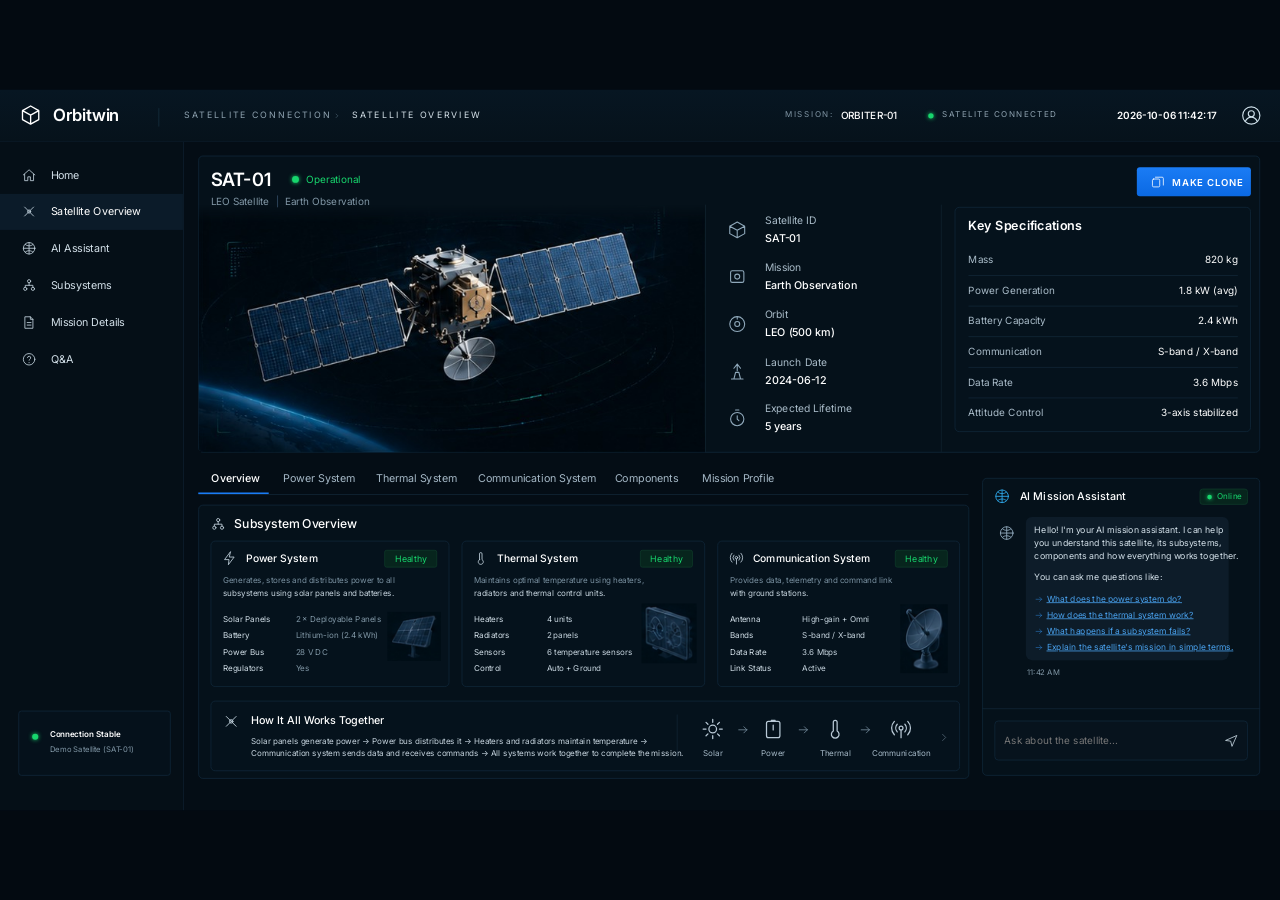
<file: Orbitwin · Satellite Overview.html>
<!DOCTYPE html><html lang="en"><head><meta charset="utf-8">
<meta name="viewport" content="width=device-width, initial-scale=1, viewport-fit=cover">
<title>Orbitwin · Satellite Overview</title>
<link href="https://fonts.googleapis.com/css2?family=Inter:wght@400;500;600&display=swap" rel="stylesheet">
<style>
:root{box-sizing:border-box;padding-top:env(safe-area-inset-top,0px);padding-bottom:env(safe-area-inset-bottom,0px)}
*{box-sizing:border-box;margin:0}
html,body{height:100%;background:#030a11;overflow:hidden;font-family:Inter,'Helvetica Neue',Arial,sans-serif;color:#e8f1f5}
#s{position:absolute;left:0;top:0;width:1672px;height:941px;transform-origin:0 0;background:#040d15}
#s>*,#s div>*{position:absolute}
.t{white-space:nowrap;transform:translateY(-50%);line-height:1}
.m{color:#8197a6}.g{color:#17d66d}.b{border:1px solid #11283a;border-radius:6px;background:rgba(7,19,29,.7)}
.ln{height:1px;background:#112636}
svg.i{fill:none;stroke:#8fa8ba;stroke-width:1.3;stroke-linecap:round;stroke-linejoin:round}
.dt{width:8px;height:8px;border-radius:50%;background:#17d66d;box-shadow:0 0 6px #17d66d;transform:translate(-50%,-50%)}
.hb{border:1px solid #0f3a2a;background:#07251d;color:#17d66d;font-size:11.5px;border-radius:3px;display:flex;align-items:center;justify-content:center;width:69px;height:23px}
#mk{background:linear-gradient(#1a7cf5,#0b69e3);border:0;border-radius:4px;color:#fff;font:600 12.5px Inter,'Helvetica Neue',Arial,sans-serif;letter-spacing:1px;display:flex;align-items:center;gap:9px;padding-left:18px;cursor:pointer;transition:filter .2s}
#mk:hover{filter:brightness(1.15)}#mk:focus-visible,#in:focus-visible{outline:2px solid #8cc0ff}
#in{background:transparent;border:0;color:#c8d6e0;font:13px Inter,'Helvetica Neue',Arial,sans-serif;padding-left:13px}
@media(prefers-reduced-motion:reduce){*{transition:none!important}}
</style></head><body><div id="s"></div>
<script>
const I={
home:'<path d="M3 11l9-8 9 8M5 10v10h5v-6h4v6h5V10"/>',sat:'<path d="M5 5l14 14M19 5L5 19"/><circle cx="12" cy="12" r="2.500"/>',brain:'<circle cx="12" cy="12" r="9"/><path d="M12 3v18M3 12h18M6 6c3 3 9 3 12 0M6 18c3-3 9-3 12 0"/>',sub:'<circle cx="12" cy="6" r="2.500"/><circle cx="6" cy="18" r="2.500"/><circle cx="18" cy="18" r="2.500"/><path d="M12 8.500v4M6 15.500v-3h12v3"/>',doc:'<path d="M6 3h8l4 4v14H6zM14 3v4h4M9 12h6M9 16h6"/>',q:'<circle cx="12" cy="12" r="9"/><path d="M9.500 9.500a2.500 2.500 0 115 .5c0 1.500-2.500 2-2.500 3.500M12 17v.5"/>',
cube:'<path d="M12 2.500l9 5v9l-9 5-9-5v-9zM3 7.500l9 5 9-5M12 12.500v9"/>',target:'<rect x="4" y="5" width="16" height="14" rx="2"/><circle cx="12" cy="12" r="3"/>',orbit:'<circle cx="12" cy="12" r="9"/><circle cx="12" cy="12" r="3"/><path d="M12 3v3"/>',launch:'<path d="M12 3v8M8 8l4-5 4 5M5 21h14M8 21l2-8h4l2 8"/>',clock:'<circle cx="12" cy="13" r="8"/><path d="M12 9v4l2 2M10 2h4"/>',
bolt:'<path d="M13 2L4 14h7l-1 8 9-12h-7z"/>',therm:'<path d="M10 14V5a2 2 0 014 0v9a4 4 0 11-4 0z"/>',ant:'<circle cx="12" cy="11" r="2"/><path d="M8 7a6 6 0 000 8M16 7a6 6 0 010 8M5 4a10 10 0 000 14M19 4a10 10 0 010 14M12 13v8"/>',
sun:'<circle cx="12" cy="12" r="4"/><path d="M12 2v3M12 19v3M2 12h3M19 12h3M5 5l2 2M17 17l2 2M19 5l-2 2M7 17l-2 2"/>',pw:'<rect x="5" y="4" width="14" height="17" rx="2"/><path d="M12 8v5M10 3h4"/>',
cl:'<rect x="3" y="7" width="12" height="13" rx="2"/><path d="M8 4h11a2 2 0 012 2v11"/>',send:'<path d="M3 11L21 3l-8 18-2-8z"/>',arr:'<path d="M3 12h16M13 6l6 6-6 6"/>',sh:'<path d="M12 3l8 3v6c0 5-4 8-8 9-4-1-8-4-8-9V6z"/>',user:'<circle cx="12" cy="12" r="10"/><circle cx="12" cy="10" r="3.500"/><path d="M5 19c2-4 5-5 7-5s5 1 7 5"/>',ch:'<path d="M9 5l7 7-7 7"/>'};
const D={solar:'[data-uri]',therm:'[data-uri]',dish:'[data-uri]'};
const S=document.getElementById('s');
const E=(h)=>S.insertAdjacentHTML('beforeend',h);
const ic=(n,x,y,sz=24,c)=>E(`<svg class="i" style="left:${x-sz/2}px;top:${y-sz/2}px;${c?`stroke:${c}`:''}" width="${sz}" height="${sz}" viewBox="0 0 24 24">${I[n]}</svg>`);
const T=(x,y,tx,st='',cl='')=>E(`<span class="t ${cl}" style="left:${x}px;top:${y}px;${st}">${tx}</span>`);
const R=(x,y,tx,st='',cl='')=>E(`<span class="t ${cl}" style="right:${1672-x}px;top:${y}px;${st}">${tx}</span>`);
const B=(x,y,w,h,cl='b',st='')=>E(`<div class="${cl}" style="left:${x}px;top:${y}px;width:${w}px;height:${h}px;${st}"></div>`);
const L=(x,y,w)=>B(x,y,w,1,'ln');
// sidebar
B(0,68,240,873,'','background:#050f17;border-right:1px solid #0e2030');
B(0,136,239,47,'','background:#0b1b29');
[['home','Home',112],['sat','Satellite Overview',159],['brain','AI Assistant',207],['sub','Subsystems',255],['doc','Mission Details',304],['q','Q&A',352]].forEach(([n,t,y])=>{ic(n,38,y,20,'#c4d4df');T(66,y,t,'font-size:14px;color:'+(y==159?'#fff':'#d3e0e9'))});
B(24,811,199,85,'b','border-radius:4px');E('<i class="dt" style="left:46px;top:845px"></i>');
T(65,843,'Connection Stable','font-size:10.5px;font-weight:600;color:#fff');T(65,861,'Demo Satellite (SAT-01)','font-size:10px','m');
// header
B(0,0,1672,68,'','background:linear-gradient(#071622,#06121b);border-bottom:1px solid #0b1b28');
E('<svg class="i" style="left:25px;top:18px;stroke:#fff;stroke-width:1.4" width="30" height="30" viewBox="0 0 24 24"><path d="M12 2.500l8.500 4.800v9.400L12 21.500l-8.500-4.800V7.300zM3.500 7.300L12 12l8.500-4.700M12 12v9.500"/></svg>');
T(69,33,'Orbitwin','font-size:22px;font-weight:600;color:#fff');B(207,24,1,24,'','background:#16303f');
T(241,33,'SATELLITE CONNECTION','font-size:11.5px;letter-spacing:2.6px;color:#8fa3b1');E('<svg class="i" style="left:436px;top:30px" width="8" height="8" viewBox="0 0 24 24" stroke-width="4">'+I.ch+'</svg>');T(460,33,'SATELLITE OVERVIEW','font-size:11.5px;letter-spacing:2.6px;color:#d6e2ea');
T(1026,33,'MISSION:','font-size:10.5px;letter-spacing:1.8px;color:#7f94a3');T(1098,33,'ORBITER-01','font-size:13px;font-weight:500;color:#fff');
E('<i class="dt" style="left:1216px;top:34px;width:7px;height:7px"></i>');T(1231,33,'SATELITE CONNECTED','font-size:10.5px;letter-spacing:1.8px;color:#8fa3b1');
T(1459,33,'<span id="clk">2026-10-06 11:42:17</span>','font-size:13px;font-weight:600;color:#fff');
E('<svg class="i" style="left:1621px;top:20px;stroke:#cfe0ea" width="27" height="27" viewBox="0 0 24 24">'+I.user+'</svg>');
// hero
B(259,86,1387,388);
E('<img src="[data-uri]" alt="" style="left:259px;top:150px;width:662px;height:324px;border-bottom-left-radius:6px;-webkit-mask-image:linear-gradient(transparent,#000 24px);mask-image:linear-gradient(transparent,#000 24px)">');
T(275,117,'SAT-01','font-size:24px;font-weight:600;color:#fff');E('<i class="dt" style="left:386px;top:117px;width:9px;height:9px"></i>');T(400,117,'Operational','font-size:13px','g');
T(275,146,'LEO Satellite &nbsp;<span style="color:#37506a">|</span>&nbsp; Earth Observation','font-size:13px','m');
B(921,150,1,323,'','background:#10222f');
[['launch','Satellite ID','SAT-01',183],['target','Mission','Earth Observation',244],['orbit','Orbit','LEO (500 km)',306],['launch','Launch Date','2024-06-12',368],['clock','Expected Lifetime','5 years',429]].forEach(([n,a,v,y],k)=>{ic(['cube','target','orbit','launch','clock'][k],963,y,26);T(999,y-12,a,'font-size:13.5px;color:#a9bbc8');T(999,y+11,v,'font-size:14px;font-weight:500;color:#fff')});
B(1229,150,1,323,'','background:#10222f');
E('<button id="mk" style="left:1485px;top:101px;width:149px;height:38px"><svg class="i" style="position:static;stroke:#fff" width="19" height="19" viewBox="0 0 24 24">'+I.cl+'</svg>MAKE CLONE</button>');
B(1247,153,387,294);T(1265,178,'Key Specifications','font-size:16.5px;font-weight:600;color:#fff');
[['Mass','820 kg'],['Power Generation','1.8 kW (avg)'],['Battery Capacity','2.4 kWh'],['Communication','S-band / X-band'],['Data Rate','3.6 Mbps'],['Attitude Control','3-axis stabilized']].forEach(([a,v],k)=>{const y=222+k*40;T(1265,y,a,'font-size:13px;color:#a9bbc8');R(1617,y,v,'font-size:13px;color:#fff');if(k<5)L(1265,y+20,352)});
// tabs
['Overview','Power System','Thermal System','Communication System','Components','Mission Profile'].forEach((t,k)=>T([276,370,491,625,803,917][k],507,t,'font-size:14px;color:'+(k?'#a5b8c6':'#fff')+(k?'':';font-weight:500')));
L(259,528,1006);B(259,526,92,2,'','background:#1a7cf5');
// subsystem
B(259,542,1007,358);ic('sub',285,567,20,'#c4d4df');T(306,567,'Subsystem Overview','font-size:16px;font-weight:500;color:#fff');
const C=[[275,'bolt','Power System','Generates, stores and distributes power to all<br>','subsystems using solar panels and batteries.',[['Solar Panels','2 × Deployable Panels'],['Battery','Lithium-ion (2.4 kWh)'],['Power Bus','28 V DC'],['Regulators','Yes']],'solar',[506,682,70,64]],
[603,'therm','Thermal System','Maintains optimal temperature using heaters,<br>','radiators and thermal control units.',[['Heaters','4 units'],['Radiators','2 panels'],['Sensors','6 temperature sensors'],['Control','Auto + Ground']],'therm',[838,671,72,78]],
[937,'ant','Communication System','Provides data, telemetry and command link<br>','with ground stations.',[['Antenna','High-gain + Omni'],['Bands','S-band / X-band'],['Data Rate','3.6 Mbps'],['Link Status','Active']],'dish',[1176,672,62,90]]];
C.forEach(([x,n,t,d1,d2,rows,im,p],k)=>{const w=k==0?312:k==1?318:317;B(x,589,w,191);ic(n,x+25,612,20,'#c4d4df');T(x+46,612,t,'font-size:13.5px;font-weight:500;color:#fff');
E(`<div class="hb" style="left:${x+w-85}px;top:601px">Healthy</div>`);
T(x+16,642,d1.replace('<br>',''),'font-size:10.5px;color:#7a91a1');T(x+16,658,d2,'font-size:10.5px;color:#c8d6e0');
rows.forEach(([a,v],j)=>{const y=692+j*21.4;T(x+16,y,a,'font-size:10.5px;color:#d3e0e9');T(x+111,y,v,'font-size:10.5px;color:'+(k==0?'#8197a6':'#c8d6e0'))});
E(`<img src="${D[im]}" alt="" style="left:${p[0]}px;top:${p[1]}px;width:${p[2]}px;height:${p[3]}px">`)});
B(275,798,979,92);ic('sat',302,825,22,'#c4d4df');T(328,824,'How It All Works Together','font-size:14px;font-weight:500;color:#fff');
T(328,852,'Solar panels generate power → Power bus distributes it → Heaters and radiators maintain temperature →','font-size:10.5px;color:#c8d6e0');T(328,868,'Communication system sends data and receives commands → All systems work together to complete the mission.','font-size:10.5px;color:#c8d6e0');
B(884,816,1,56,'','background:#122636');
[['sun','Solar',931],['pw','Power',1010],['therm','Thermal',1091],['ant','Communication',1177]].forEach(([n,t,x],k)=>{ic(n,x,835,30,'#b9c9d6');E(`<span class="t" style="left:${x}px;top:868px;transform:translate(-50%,-50%);font-size:10.5px;color:#a5b8c6">${t}</span>`);if(k<3)ic('arr',[971,1050,1131][k],836,16,'#8fa8ba')});
ic('ch',1233,846,14,'#6f8496');
// AI
B(1283,507,363,389);ic('brain',1309,531,22,'#2fa8e8');T(1332,531,'AI Mission Assistant','font-size:14px;font-weight:500;color:#fff');
B(1567,521,63,21,'','border:1px solid #0f3a2a;background:#07251d;border-radius:4px');E('<i class="dt" style="left:1580px;top:532px;width:6px;height:6px"></i>');T(1590,532,'Online','font-size:10.5px','g');
ic('brain',1315,579,22,'#8fa8ba');B(1340,558,265,187,'','background:#0d1c29;border-radius:8px');
['Hello! I\'m your AI mission assistant. I can help','you understand this satellite, its subsystems,','components and how everything works together.'].forEach((t,k)=>T(1351,576+k*17,t,'font-size:11.5px;color:#d3e0e9'));
T(1351,637,'You can ask me questions like:','font-size:11.5px;color:#d3e0e9');
['What does the power system do?','How does the thermal system work?','What happens if a subsystem fails?','Explain the satellite\'s mission in simple terms.'].forEach((t,k)=>{const y=665+k*21;ic('arr',1357,y,11,'#2f8fe8');T(1367,y,`<u>${t}</u>`,'font-size:11px;color:#4aa3f0')});
T(1342,760,'11:42 AM','font-size:10px','m');L(1283,808,363);
B(1299,824,331,52,'b','border-radius:5px;background:#07131d');E('<input id="in" placeholder="Ask about the satellite..." aria-label="Ask about the satellite" style="left:1299px;top:824px;width:290px;height:52px">');ic('send',1608,850,19,'#cfe0ea');
function fit(){const k=Math.min(innerWidth/1672,innerHeight/941);S.style.transform=`translate(${(innerWidth-1672*k)/2}px,${(innerHeight-941*k)/2}px) scale(${k})`}fit();addEventListener('resize',fit);
const c=document.getElementById('clk'),p=n=>String(n).padStart(2,'0');setInterval(()=>{const d=new Date();c.textContent=`${d.getFullYear()}-${p(d.getMonth()+1)}-${p(d.getDate())} ${p(d.getHours())}:${p(d.getMinutes())}:${p(d.getSeconds())}`},1000);
</script></body></html>
</file>
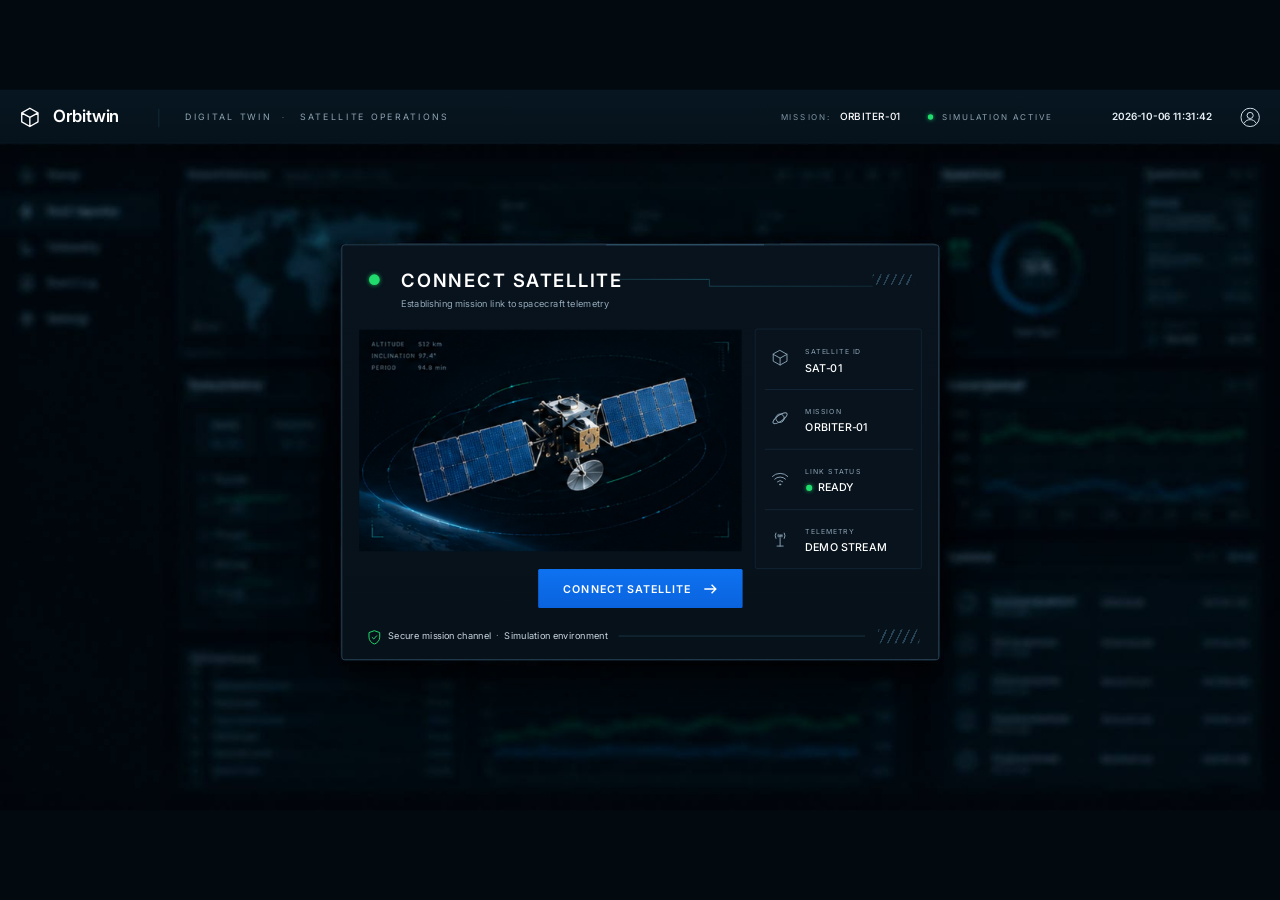
<file: Popup.html>
<!DOCTYPE html><html lang="en"><head><meta charset="utf-8">
<meta name="viewport" content="width=device-width, initial-scale=1, viewport-fit=cover">
<title>Orbitwin · Satellite Operations</title>
<link href="https://fonts.googleapis.com/css2?family=Inter:wght@400;500;600&display=swap" rel="stylesheet">
<style>
:root{box-sizing:border-box;padding-top:env(safe-area-inset-top,0px);padding-bottom:env(safe-area-inset-bottom,0px)}
*{box-sizing:border-box;margin:0}
html,body{height:100%;background:#020a10;overflow:hidden;font-family:Inter,system-ui,sans-serif;color:#e8f1f5}
#stage{position:absolute;left:0;top:0;width:1672px;height:941px;transform-origin:0 0;background:#020a10}
.a{position:absolute}
#bg{left:0;top:0;width:1672px;height:941px}
#hdr{left:0;top:0;width:1672px;height:70px;background:linear-gradient(#071621,#06121b);border-bottom:1px solid #0b1b28}
.t{position:absolute;white-space:nowrap}
.nav{font-size:11.5px;letter-spacing:3px;color:#8fa3b1;top:29px}
.sm{font-size:10.5px;letter-spacing:2.2px;color:#8fa3b1;top:29px}
.dot{border-radius:50%;background:#1fdc6c;box-shadow:0 0 6px rgba(31,220,108,.8)}
#modal{left:446px;top:202px;width:781px;height:543px;border:1px solid #2c4b63;border-radius:4px;background:linear-gradient(#08131d,#07111a);box-shadow:0 0 0 1px #03080d,0 24px 80px rgba(0,0,0,.65)}
#modal>*{position:absolute}
.lab{font-size:9px;letter-spacing:1.4px;color:#8da3b4;text-transform:uppercase}
.val{font-size:14px;font-weight:500;color:#fff;letter-spacing:.2px}
.sep{left:12px;width:194px;height:1px;background:#15293a}
.ic{width:24px;height:24px;fill:none;stroke:#8ea7ba;stroke-width:1.2;stroke-linecap:round;stroke-linejoin:round}
.sl{width:54px;height:14px;background:repeating-linear-gradient(115deg,#2e5064 0 2px,transparent 2px 9px);opacity:.8}
#btn{left:256px;top:423px;width:267px;height:51px;border:0;border-radius:2px;background:linear-gradient(#0e72f0,#0a63de);color:#fff;font:600 14px Inter;letter-spacing:1.2px;display:flex;align-items:center;justify-content:center;gap:17px;cursor:pointer;transition:background .2s,box-shadow .2s}
#btn:hover{background:linear-gradient(#2a86ff,#1675f5);box-shadow:0 0 22px rgba(8,124,245,.45)}
#btn:hover svg{transform:translateX(4px)}#btn svg{transition:transform .2s}
#btn:focus-visible{outline:2px solid #8cc0ff;outline-offset:3px}
@keyframes sp{to{transform:rotate(360deg)}}
.spin{animation:sp 1s linear infinite}
@media(prefers-reduced-motion:reduce){*{animation:none!important;transition:none!important}}
</style></head><body>
<div id="stage">
<img id="bg" class="a" src="[data-uri]" alt="">
<div id="hdr" class="a">
 <svg class="a" style="left:24px;top:21px" width="30" height="30" viewBox="0 0 24 24" fill="none" stroke="#fff" stroke-width="1.4" stroke-linejoin="round"><path d="M12 2.5l8.5 4.8v9.4L12 21.5l-8.5-4.8V7.3zM3.5 7.3L12 12l8.5-4.7M12 12v9.5"/></svg>
 <span class="t" style="left:69px;top:21px;font-size:22px;font-weight:600;color:#fff">Orbitwin</span>
 <span class="a" style="left:207px;top:25px;width:1px;height:24px;background:#16303f"></span>
 <span class="t nav" style="left:242px">DIGITAL TWIN</span><span class="t nav" style="left:368px;font-size:9px;top:30px">·</span><span class="t nav" style="left:392px">SATELLITE OPERATIONS</span>
 <span class="t sm" style="left:1020px;font-size:10.5px;color:#7f94a3">MISSION:</span><span class="t" style="left:1097px;top:27px;font-size:13px;font-weight:500;letter-spacing:.5px;color:#fff">ORBITER-01</span>
 <span class="a dot" style="left:1212px;top:32px;width:7px;height:7px"></span><span class="t sm" style="left:1231px;font-size:10.5px">SIMULATION ACTIVE</span>
 <span class="t" id="clk" style="left:1452px;top:27px;font-size:13px;font-weight:600">2026-10-06 11:31:42</span>
 <svg class="a" style="left:1620px;top:23px" width="26" height="26" viewBox="0 0 26 26" fill="none" stroke="#cfe0ea" stroke-width="1.3"><circle cx="13" cy="13" r="12"/><circle cx="13" cy="10.500" r="4"/><path d="M5 21c2-4 5-5 8-5s6 1 8 5"/></svg>
</div>

<div id="modal" class="a" role="dialog" aria-labelledby="ttl">
 <i class="dot" id="mdot" style="left:35px;top:38px;width:14px;height:14px"></i>
 <h1 id="ttl" class="t" style="left:77px;top:31px;font-size:24px;font-weight:600;letter-spacing:2.6px;line-height:30px;color:#fff">CONNECT SATELLITE</h1>
 <p id="sub" class="t" style="left:77px;top:69px;font-size:12px;color:#93a8b8;line-height:16px">Establishing mission link to spacecraft telemetry</p>
 <span style="left:345px;top:-1px;width:206px;height:1px;background:#3b6580"></span>
 <span style="left:361px;top:44px;width:118px;height:1px;background:linear-gradient(90deg,#17404f,#1d5a6b)"></span>
 <span style="left:479px;top:44px;width:1px;height:9px;background:#1a4a5b"></span>
 <span style="left:479px;top:53px;width:214px;height:1px;background:linear-gradient(90deg,#1a4a5b,#12323f)"></span>
 <span class="sl" style="left:693px;top:38px"></span>
 <div style="left:22px;top:110px;width:500px;height:290px;overflow:hidden"><img src="[data-uri]" alt="Satellite above Earth" style="width:500px;height:290px;display:block"></div>
 <div style="left:539px;top:109px;width:218px;height:314px;border:1px solid #15293a;border-radius:3px;background:#08131d">
  <svg class="ic a" style="left:20px;top:25px" viewBox="0 0 24 24"><path d="M12 2.500l9 5v9l-9 5-9-5v-9zM3 7.500l9 5 9-5M12 12.500v9"/></svg>
  <span class="lab a" style="left:65px;top:23px">Satellite ID</span><span class="val a" style="left:65px;top:41px">SAT-01</span>
  <span class="sep a" style="top:78px"></span>
  <svg class="ic a" style="left:20px;top:104px" viewBox="0 0 24 24"><circle cx="12" cy="12" r="5.500"/><ellipse cx="12" cy="12" rx="11" ry="4" transform="rotate(-35 12 12)"/></svg>
  <span class="lab a" style="left:65px;top:101px">Mission</span><span class="val a" style="left:65px;top:119px">ORBITER-01</span>
  <span class="sep a" style="top:156px"></span>
  <svg class="ic a" style="left:20px;top:183px" viewBox="0 0 24 24"><path d="M2 9a14 14 0 0120 0M5 12.500a10 10 0 0114 0M8.500 16a5 5 0 017 0"/><circle cx="12" cy="19.500" r=".8"/></svg>
  <span class="lab a" style="left:65px;top:180px">Link status</span>
  <i class="dot a" id="ldot" style="left:66px;top:203px;width:8px;height:8px"></i><span class="val a" id="lval" style="left:81px;top:197px">READY</span>
  <span class="sep a" style="top:235px"></span>
  <svg class="ic a" style="left:20px;top:261px" viewBox="0 0 24 24"><path d="M12 11v11M8 22h8M6.500 5a7 7 0 000 7M17.500 5a7 7 0 010 7M9.500 7a3.500 3.500 0 000 3M14.500 7a3.500 3.500 0 010 3"/><circle cx="12" cy="8.500" r="1.300"/></svg>
  <span class="lab a" style="left:65px;top:258px">Telemetry</span><span class="val a" id="tval" style="left:65px;top:276px">DEMO STREAM</span>
 </div>
 <button id="btn"><span id="bt">CONNECT SATELLITE</span><svg id="ba" width="18" height="14" viewBox="0 0 18 14" fill="none" stroke="#fff" stroke-width="1.8"><path d="M1 7h15M10.500 1.500L16 7l-5.500 5.500"/></svg></button>
 <svg style="left:33px;top:502px" width="18" height="20" viewBox="0 0 18 20" fill="none" stroke="#1fdc6c" stroke-width="1.3" stroke-linejoin="round"><path d="M9 1.500L2 4v6c0 4.500 3.200 7.500 7 9 3.800-1.500 7-4.500 7-9V4z"/><path d="M5.800 10l2.400 2.400 4.200-4.600"/></svg>
 <span class="t" style="left:60px;top:503px;font-size:12px;color:#c9d6e0">Secure mission channel</span>
 <span class="t" style="left:201px;top:503px;font-size:12px;color:#7f95a6">·</span>
 <span class="t" style="left:212px;top:503px;font-size:12px;color:#c9d6e0">Simulation environment</span>
 <span style="left:361px;top:510px;width:322px;height:1px;background:#1b3d4d"></span>
 <span class="sl" style="left:700px;top:502px;height:18px"></span>
</div>
</div>
<script>
const s=document.getElementById('stage');
function fit(){const k=Math.min(innerWidth/1672,innerHeight/941);s.style.transform=`translate(${(innerWidth-1672*k)/2}px,${(innerHeight-941*k)/2}px) scale(${k})`}
fit();addEventListener('resize',fit);
const p=n=>String(n).padStart(2,'0'),c=document.getElementById('clk');
setInterval(()=>{const d=new Date();c.textContent=`${d.getFullYear()}-${p(d.getMonth()+1)}-${p(d.getDate())} ${p(d.getHours())}:${p(d.getMinutes())}:${p(d.getSeconds())}`},1000);
const b=document.getElementById('btn'),$=i=>document.getElementById(i);
b.onclick=()=>{b.disabled=true;$('bt').textContent='CONNECTING';$('ba').outerHTML='<svg id="ba" class="spin" width="16" height="16" viewBox="0 0 16 16" fill="none" stroke="#fff" stroke-width="2"><path d="M8 1.500a6.500 6.500 0 106.500 6.500" stroke-linecap="round"/></svg>';
$('lval').textContent='LINKING…';$('sub').textContent='Opening channel to SAT-01…';
setTimeout(()=>{$('bt').textContent='CONNECTED';$('ba').outerHTML='<svg id="ba" width="18" height="14" viewBox="0 0 18 14" fill="none" stroke="#fff" stroke-width="2"><path d="M2 7.500l4.500 4.500L16 2"/></svg>';
$('lval').textContent='CONNECTED';$('tval').textContent='LIVE STREAM';$('sub').textContent='Mission link established with spacecraft telemetry';},1800)};
</script></body></html>
</file>
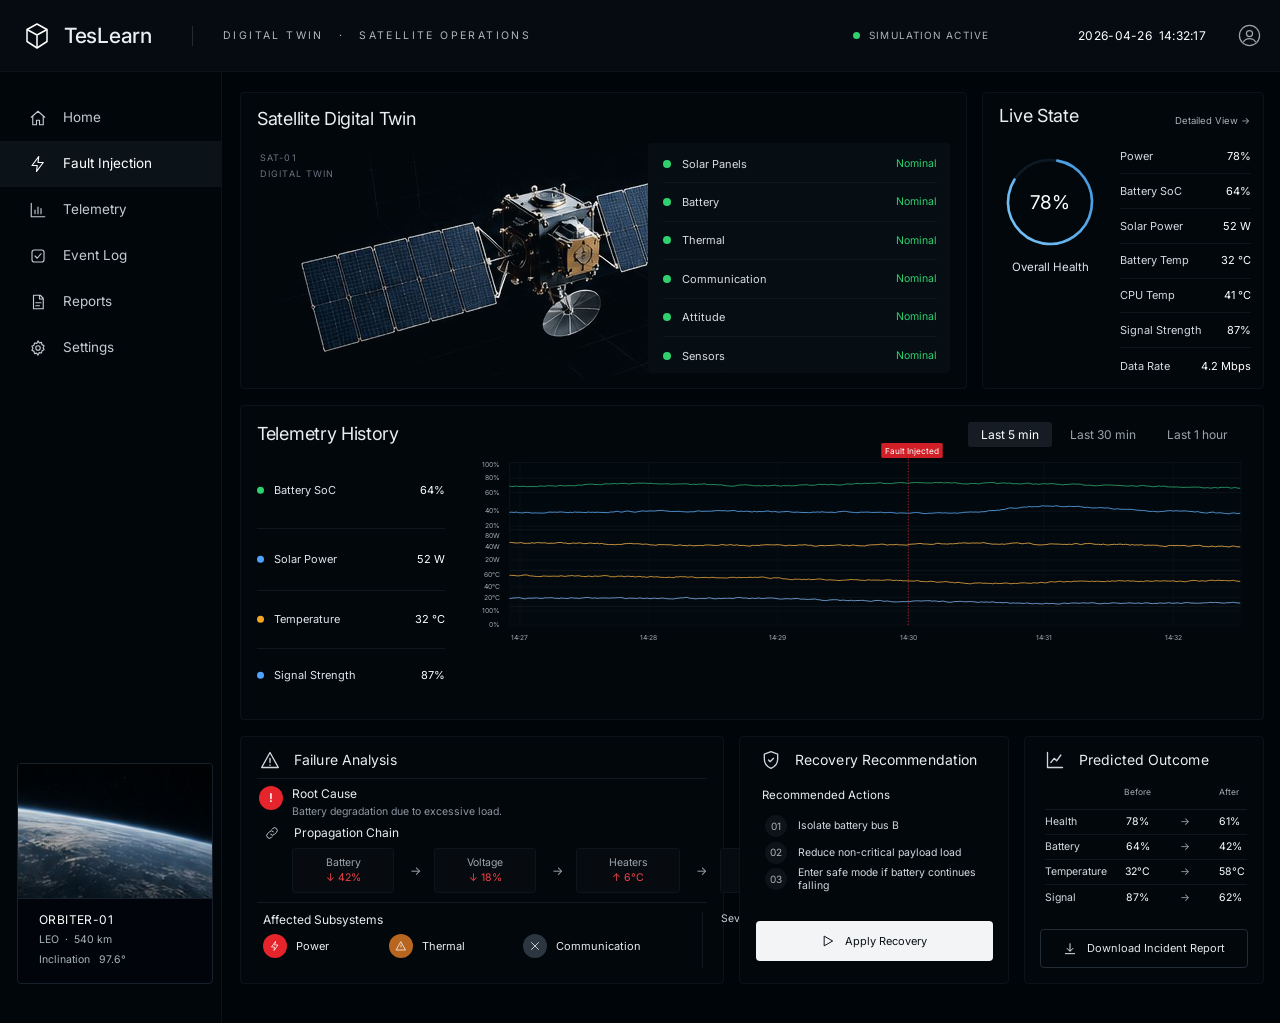
<file: satellite-dashboard-v3.html>
<!DOCTYPE html>
<html lang="en"><head>
<meta charset="utf-8">
<meta name="viewport" content="width=device-width, initial-scale=1, viewport-fit=cover">
<title>TesLearn – Satellite Digital Twin</title>
<link href="https://fonts.googleapis.com/css2?family=Inter:wght@300;400;500&display=swap" rel="stylesheet">
<style>
:root{--bg:#04070a;--hd:#05080b;--cd:#080c10;--bd:#151c23;--ln:#10161c;--tx:#e9eef2;--c2:#c9d0d6;--mu:#808b96;--gr:#2fd16f;--rd:#e5242b;
box-sizing:border-box;padding-top:env(safe-area-inset-top,0px);padding-bottom:env(safe-area-inset-bottom,0px)}
html{scroll-padding-top:env(safe-area-inset-top,0px)}
*{box-sizing:border-box;margin:0;padding:0}
body{background:var(--bg);color:var(--tx);font:12px/1.3 Inter,system-ui,-apple-system,"Segoe UI",sans-serif;-webkit-font-smoothing:antialiased}
svg{display:block}
header{height:72px;background:var(--hd);border-bottom:1px solid var(--bd);display:flex;align-items:center;padding-left:24px;position:relative}
.logo{display:flex;align-items:center;gap:14px;font-size:21px;font-weight:500;letter-spacing:-.3px;width:167px}
.vl{width:1px;height:20px;background:#222b34;margin-right:30px}
.sub{font-size:11px;letter-spacing:2.2px;color:#b3bcc5;white-space:nowrap}
.sub i{font-style:normal;margin:0 14px}
.hr{margin-left:auto;display:flex;align-items:center;font-size:11.5px;color:var(--c2);white-space:nowrap}
.hr .m{letter-spacing:.9px;font-size:11.5px;color:#a9b3bc}.hr .m b{font-weight:400;color:#fff;margin-left:9px;font-size:12.5px;letter-spacing:.6px}
.dot{width:7px;height:7px;border-radius:50%;background:var(--gr);flex:none}
.sim{display:flex;align-items:center;gap:9px;letter-spacing:1px;margin-left:34px;font-size:10.5px;color:#a9b3bc}
.clk{margin-left:89px;font-size:12.5px;color:#fff;letter-spacing:.3px}
.av{margin:0 18px 0 30px}
.wrap{display:flex;min-height:calc(100vh - 72px)}
nav{width:222px;flex:none;border-right:1px solid var(--bd);padding-top:23px;display:flex;flex-direction:column}
nav a{display:flex;align-items:center;gap:15px;height:46px;padding-left:29px;color:#c3cbd2;font-size:14px;cursor:pointer;transition:background .15s,color .15s}
nav a:hover{background:#0a0f14;color:#fff}nav a.on{background:#0e141a;color:#fff}
nav svg{width:17px;height:17px;fill:none;stroke:currentColor;stroke-width:1.4;stroke-linecap:round;stroke-linejoin:round}
.orb{margin:auto 17px 39px;width:196px;border:1px solid #1d2630;border-radius:4px;overflow:hidden;background:var(--cd)}
.orb .im{height:134px;background:url([data-uri]) center/cover,radial-gradient(130% 70% at 12% 112%,#9fc0de 0,#4d82b5 12%,#1b3f66 28%,#0a1a2e 45%,transparent 62%),radial-gradient(90% 40% at 100% 100%,#183552,transparent 70%),#04070b}
.orb .tx{padding:11px 21px 14px;font-size:11px;color:#aab3bb;line-height:19.5px;border-top:1px solid #1d2630}
.orb b{display:block;font-weight:400;font-size:12.5px;color:#fff;letter-spacing:.4px;margin-bottom:1px}
main{flex:1;min-width:0;padding:20px 16px 39px 18px;display:grid;gap:16px 15px;grid-template-columns:912fr 353fr;grid-template-rows:297px 315px 248px;align-content:start}
.card{background:var(--cd);border:1px solid var(--bd);border-radius:4px;position:relative}
h2{font-size:19px;font-weight:400;letter-spacing:-.2px;line-height:28px}
.twin h2{position:absolute;left:16px;top:12px}
.twin .tag{position:absolute;left:19px;top:57px;font-size:9px;letter-spacing:1.1px;color:#6a7580;line-height:16px}
.twin .satimg{position:absolute;left:40px;top:58px;width:490px;height:210px;-webkit-mask-image:radial-gradient(closest-side,#000 72%,transparent 100%);mask-image:radial-gradient(closest-side,#000 72%,transparent 100%)}
.twin svg.sat{position:absolute;left:0;top:0;width:calc(100% - 320px);height:100%}
.st{position:absolute;right:16px;top:50px;width:302px;height:230px;background:#0b1015;border-radius:4px;padding:2px 13px 2px 15px}
.st div{display:flex;align-items:center;height:38.2px;font-size:12px;color:#d6dce1}
.st .dot{margin:0 11px 0 0;width:8px;height:8px}.st span:last-child{margin-left:auto;color:var(--gr);font-size:12px}
.live{padding:0 16px}
.live h2{padding-top:9px}.live .dv{position:absolute;right:13px;top:20px;font-size:10px;color:#a7b0b8;cursor:pointer}.live .dv:hover{color:#fff}
.ring{position:absolute;left:21px;top:63px;width:92px;text-align:center}
.ring p{margin-top:14px;font-size:12px;color:#dfe5ea;width:92px}
.rows{position:absolute;left:137px;right:12px;top:46px}
.rows div{display:flex;justify-content:space-between;height:34.9px;align-items:center;font-size:12px;border-bottom:1px solid #0e141a}
.rows div:last-child{border:0}.rows span:first-child{color:#d3d9de}.rows span:last-child{color:#fff}
.tele h2{position:absolute;left:16px;top:14px}
.tabs{position:absolute;right:22px;top:16px;display:flex;gap:0}
.tabs button{background:none;border:0;color:#9aa4ad;font:inherit;font-size:12px;height:25px;padding:0 13px;margin-left:5px;border-radius:3px;cursor:pointer;transition:background .15s,color .15s}
.tabs button:hover{color:#fff}.tabs button.on{background:#151c23;color:#fff}
.leg{position:absolute;left:16px;top:0;width:188px;height:100%}
.leg div{position:absolute;left:0;right:0;transform:translateY(-50%);display:flex;align-items:center;font-size:12px;color:#dfe5ea}
.leg i{width:7px;height:7px;border-radius:50%;margin-right:10px;margin-left:1px}.leg b{margin-left:auto;font-weight:400;color:#fff}
.leg u{position:absolute;left:0;right:0;height:1px;background:#10161c}
.chart{position:absolute;left:240px;right:10px;top:34px;border-left:0}
.chart svg{width:100%;height:auto}
.bot{grid-column:1/3;display:grid;grid-template-columns:611fr 341fr 303fr;gap:15px}
.fa{padding:0 16px}
.ti{position:absolute;top:13px;display:flex;align-items:center;gap:13px;font-size:14px;color:#e8edf1;letter-spacing:.1px}
.ti svg{width:17px;height:17px;fill:none;stroke:#cfd6dc;stroke-width:1.4;stroke-linecap:round;stroke-linejoin:round}
.hl{position:absolute;left:16px;right:16px;top:41px;height:1px;background:#12181f}
.rc{position:absolute;left:18px;top:49px;display:flex;gap:9px}
.bg{width:24px;height:24px;border-radius:50%;background:var(--rd);display:grid;place-items:center;font-size:12px;font-weight:600;color:#fff}
.rc p{font-size:12.5px;color:#e8edf1}.rc small{display:block;font-size:11px;color:#8c97a1;margin-top:3px}
.pcl{position:absolute;left:16px;top:88px;display:flex;align-items:center;gap:11px;font-size:12.5px;color:#e8edf1}
.ch{position:absolute;left:51px;top:111px;display:flex;align-items:center;gap:19px}
.ch div.b{width:104px;height:45px;background:#0d1318;border:1px solid #141b22;border-radius:3px;text-align:center;font-size:11px;color:#9ba5ae;padding-top:6px;line-height:15px}
.ch div.b:nth-child(n+4){width:96px}
.ch b{display:block;font-weight:400;color:#f0444b}
.ch .ar{color:#9ba5ae;font-size:12px;width:8px;text-align:center}
.hl2{position:absolute;left:16px;right:16px;top:165px;height:1px;background:#12181f}
.as{position:absolute;left:22px;top:175px;font-size:12.5px;color:#e8edf1}
.sr{position:absolute;left:22px;top:197px;display:flex;align-items:center;font-size:12px;color:#e8edf1}
.sr span{display:flex;align-items:center;gap:9px}.sr span+span{margin-left:101px}.sr span+span+span{margin-left:110px}
.ic{width:24px;height:24px;border-radius:50%;display:grid;place-items:center}.ic svg{width:12px;height:12px;fill:none;stroke:#fff;stroke-width:1.5;stroke-linecap:round;stroke-linejoin:round}
.vd{position:absolute;left:461px;top:175px;width:1px;height:56px;background:#12181f}
.sv{position:absolute;left:480px;top:175px;font-size:11px;color:#c9d0d6}
.sv b{position:absolute;left:62px;top:15px;width:46px;height:27px;border:1px solid #d5262d;border-radius:2px;color:#f0343b;font-weight:400;font-size:10.5px;display:grid;place-items:center;background:#120a0c;white-space:nowrap}
.rec .ti{left:21px}.rec .ra{position:absolute;left:22px;top:51px;font-size:12px;color:#e8edf1}
.rec ul{position:absolute;left:28px;top:76px;list-style:none}
.rec li{display:flex;height:26.5px;align-items:center;font-size:11px;color:#d3d9de}.rec li em{font-style:normal;color:#aab3bb;width:28px}
.btn{position:absolute;display:flex;align-items:center;justify-content:center;gap:10px;font:inherit;font-size:11.5px;cursor:pointer;border-radius:3px;transition:background .15s,border-color .15s,transform .05s}
.btn:active{transform:scale(.99)}
.btn svg{fill:none;stroke:currentColor;stroke-width:1.5;stroke-linecap:round;stroke-linejoin:round}
.w{left:16px;right:15px;top:184px;height:40px;background:#f3f4f6;color:#11161b;border:0}.w:hover{background:#fff}
.o{left:15px;right:15px;top:192px;height:39px;background:transparent;color:#e3e8ec;border:1px solid #2c353e}.o:hover{border-color:#566370;background:#0d1217}
.pred .ti{left:20px}
.pred table{position:absolute;left:20px;right:16px;top:50px;border-collapse:collapse;width:calc(100% - 36px)}
.pred th{font-weight:400;font-size:9px;color:#a2abb3;text-align:center;height:22px;vertical-align:top;border-bottom:1px solid #12181f}
.pred td{height:25.3px;font-size:11px;color:#d3d9de;border-bottom:1px solid #0f151b}
.pred tr:last-child td{border:0}
.pred td:nth-child(2){text-align:right;color:#fff;width:60px}.pred td:nth-child(3){text-align:center;color:#9aa4ad;width:56px}.pred td:nth-child(4){color:#fff;text-align:left;width:60px;padding-left:2px}
.pred th:nth-child(2){text-align:right;padding-right:0}.pred th:nth-child(4){text-align:left}
.toast{position:fixed;bottom:24px;left:50%;transform:translateX(-50%);background:#101a14;border:1px solid #1e4a2f;color:#b9eccb;padding:9px 16px;border-radius:3px;font-size:12px;opacity:0;pointer-events:none;transition:opacity .2s}.toast.on{opacity:1}
button:focus-visible{outline:2px solid #4da3ff;outline-offset:2px}
@media(max-width:1280px){.hr .m{display:none}.clk{margin-left:30px}}
@media(max-width:1100px){main{grid-template-columns:1fr;grid-template-rows:auto;gap:16px}.twin{height:297px}.live{height:297px}.tele{height:315px}.bot{display:grid;grid-template-columns:1fr 1fr;gap:16px}.bot .card{height:248px}.fa{grid-column:1/3}.sub{display:none}.vl{display:none}}
@media(max-width:820px){nav{display:none}.hr .sim{display:none}.twin{height:auto;padding-bottom:16px}.twin .satimg{position:absolute;left:40px;top:58px;width:490px;height:210px;-webkit-mask-image:radial-gradient(closest-side,#000 72%,transparent 100%);mask-image:radial-gradient(closest-side,#000 72%,transparent 100%)}
.twin svg.sat{position:relative;width:100%;height:230px;margin-top:40px}.st{position:relative;right:auto;top:auto;margin:0 16px;width:auto;height:auto}.bot{grid-template-columns:1fr}.fa{grid-column:1}.fa{height:auto;min-height:248px;overflow:auto}.tele{overflow-x:auto}.tele .chart,.tele .leg{position:static;width:auto}.tele{height:auto;padding-top:60px;padding-bottom:16px}.tele .chart{margin-top:10px}.tele .leg{height:auto;display:grid;grid-template-columns:1fr 1fr;gap:6px 16px;margin:0 16px}.leg div,.leg u{position:static;transform:none}.leg u{display:none}.chart{margin:10px 8px 0}.fa{width:100%}.live{height:297px}}

/* ---- v4 fine-tuning against mockup ---- */
body{font-family:Inter,"SF Pro Text","Helvetica Neue",Arial,"Liberation Sans",sans-serif}
.logo{font-size:21px;width:168px}
.sub{font-size:10.5px;letter-spacing:2.4px;color:#aeb7c0}.sub i{margin:0 15px}
.hr .m{font-size:10.5px;letter-spacing:1px}.hr .m b{font-size:12px;margin-left:10px}
.sim{font-size:10px;letter-spacing:1.1px;margin-left:34px}.clk{font-size:12px;margin-left:89px}.av{margin:0 19px 0 32px}
nav a{font-size:13.5px;gap:16px}nav svg{width:18px;height:18px;stroke-width:1.5}
h2{font-size:18px;letter-spacing:-.3px}
.twin .satimg{left:22px;top:48px;width:528px;height:248px;-webkit-mask-image:none;mask-image:none;
-webkit-mask-image:linear-gradient(to right,transparent,#000 16px,#000 calc(100% - 16px),transparent),linear-gradient(to bottom,transparent,#000 14px,#000 calc(100% - 14px),transparent);
mask-image:linear-gradient(to right,transparent,#000 16px,#000 calc(100% - 16px),transparent),linear-gradient(to bottom,transparent,#000 14px,#000 calc(100% - 14px),transparent);
-webkit-mask-composite:source-in;mask-composite:intersect}
.st div{font-size:11px;border-bottom:1px solid #10171d;height:38.4px}.st div:last-child{border:0}.st span:last-child{font-size:10.5px}
.rows div{font-size:11px;height:34.9px}
.live .dv{font-size:9.5px;top:22px}
.ring p{font-size:11.5px;margin-top:12px}
.leg div{font-size:11px}.leg i{margin-left:0}
.ti{font-size:14px;gap:14px}.ti svg{width:19px;height:19px;stroke-width:1.5}
.rc p{font-size:12px}.rc small{font-size:10.5px}
.pcl{font-size:12px}
.ch div.b{font-size:10.5px;width:104px}.ch div.b:nth-child(n+4){width:104px}
.ch div.b:nth-child(7){width:106px}
.as{font-size:12px}
.sr{font-size:11px}.sr span{position:absolute;top:0;margin:0!important}
.sr span:nth-child(1){left:0}.sr span:nth-child(2){left:126px}.sr span:nth-child(3){left:260px}
.sv{font-size:10.5px}.sv b{top:25px;height:26px;width:46px;left:62px;font-size:10px}
.rec .ra{font-size:11.5px}
.rec li{font-size:10.5px;height:26.5px}.rec li em{width:24px;height:20px;border-radius:5px;background:#0d1318;display:grid;place-items:center;font-size:10px;margin-right:12px;margin-left:-4px}
.btn{font-size:11px;border-radius:3px}.btn svg{width:14px;height:14px}
.pred th{font-size:8.5px}.pred td{font-size:10.5px}
.orb .tx{font-size:10.5px}.orb b{font-size:12px}
.toast{font-size:12px}

.twin .tag{z-index:2}
.ch{gap:17px}.ch .ar{width:8px}

:root{--bg:#00050a;--hd:#050b10;--cd:#02070b;--bd:#0b131a}
body{background:#00050a}
nav{background:#01060b}
nav a.on{background:#0b1319}nav a:hover{background:#08101a}
header{background:#050b10}
.st{background:#060e13}
.ch div.b{background:#070a0f;border-color:#0d141b}
.orb{background:#01040a;border-color:#18212b}.orb .tx{border-top-color:#18212b}
.twin .satimg{mix-blend-mode:lighten}
.rows span:last-child,.leg b,.pred td:nth-child(2),.pred td:nth-child(4){font-weight:400}
.ring svg circle:nth-of-type(2){stroke-width:2.6}.ring svg circle:first-of-type{stroke:#0d1a26;stroke-width:2.6}

.ch{gap:16px}.ch div.b{width:102px}.ch div.b:nth-child(7){width:105px}
.pcl{left:23px;gap:14px}.pcl svg{width:16px;height:16px}
.ti svg{width:20px;height:20px;stroke-width:1.6}
.pred td:nth-child(2){text-align:center;width:56px;padding:0}.pred td:nth-child(3){width:38px;padding:0}.pred td:nth-child(4){padding-left:15px;width:auto}
.pred th:nth-child(2){text-align:center;padding:0}.pred th:nth-child(4){padding-left:15px}
.w{color:#0c1116;border-radius:4px}.w svg{stroke:#0c1116;stroke-width:1.7}
.o{border-color:#222c35;border-radius:4px}.o svg{stroke:#fff}
.rec li em{border-radius:50%;width:22px;height:22px;margin-left:-3px;margin-right:11px}
</style></head><body>
<header>
<div class="logo"><svg width="26" height="28" viewBox="0 0 26 28" fill="none" stroke="#fff" stroke-width="1.5" stroke-linejoin="round"><path d="M13 2l10 5.5v12L13 26 3 19.5v-12z"/><path d="M13 13l10-5.5M13 13L3 7.5M13 13v13"/></svg>TesLearn</div>
<div class="vl"></div>
<div class="sub">DIGITAL TWIN<i>·</i>SATELLITE OPERATIONS</div>
<div class="hr"><span class="m">MISSION: <b>ORBITER-01</b></span><span class="sim"><span class="dot"></span>SIMULATION ACTIVE</span><span class="clk">2026-04-26&nbsp; 14:32:17</span>
<svg class="av" width="23" height="23" viewBox="0 0 24 24" fill="none" stroke="#9aa4ad" stroke-width="1.3"><circle cx="12" cy="12" r="10.5"/><circle cx="12" cy="10" r="3.2"/><path d="M5.5 19c1.6-3 4.2-3.8 6.5-3.8s4.9.8 6.5 3.8"/></svg></div>
</header>
<div class="wrap">
<nav>
<a><svg viewBox="0 0 24 24"><path d="M3 11l9-8 9 8M5 9.5V21h5v-6h4v6h5V9.5"/></svg>Home</a>
<a class="on"><svg viewBox="0 0 24 24"><path d="M13 2L4 14h7l-1 8 9-12h-7z"/></svg>Fault Injection</a>
<a><svg viewBox="0 0 24 24"><path d="M3 3v18h18M8 17v-5M12 17V8M16 17v-7"/></svg>Telemetry</a>
<a><svg viewBox="0 0 24 24"><rect x="4" y="4" width="16" height="16" rx="3"/><path d="M8 12l3 3 5-6"/></svg>Event Log</a>
<a><svg viewBox="0 0 24 24"><path d="M6 3h9l4 4v14H6zM14 3v5h5M9 13h7M9 17h5"/></svg>Reports</a>
<a><svg viewBox="0 0 24 24"><circle cx="12" cy="12" r="3"/><path d="M12 2.5l1.6 2.6 3-.6.7 3 2.8 1.4-1.3 2.7 1.3 2.7-2.8 1.4-.7 3-3-.6L12 21.5l-1.6-2.6-3 .6-.7-3-2.8-1.4 1.3-2.7L3.900 9.700l2.800-1.400.7-3 3 .6z"/></svg>Settings</a>
<div class="orb"><div class="im"></div><div class="tx"><b>ORBITER-01</b>LEO &nbsp;·&nbsp; 540 km<br>Inclination &nbsp; 97.6°</div></div>
</nav>
<main>
<section class="card twin">
<h2>Satellite Digital Twin</h2><div class="tag">SAT-01<br>DIGITAL TWIN</div>
<img class="satimg" alt="Satellite digital twin" src="[data-uri]">
<div class="st"><div><span class="dot"></span>Solar Panels<span>Nominal</span></div><div><span class="dot"></span>Battery<span>Nominal</span></div><div><span class="dot"></span>Thermal<span>Nominal</span></div><div><span class="dot"></span>Communication<span>Nominal</span></div><div><span class="dot"></span>Attitude<span>Nominal</span></div><div><span class="dot"></span>Sensors<span>Nominal</span></div></div>
</section>
<section class="card live">
<h2>Live State</h2><span class="dv">Detailed View →</span>
<div class="ring"><svg width="92" height="92" viewBox="0 0 92 92" style="margin:0 auto"><defs><linearGradient id="rg" x1="0" y1="0" x2="1" y2="1"><stop offset="0" stop-color="#7cc6f7"/><stop offset="1" stop-color="#3f95dd"/></linearGradient></defs><circle cx="46" cy="46" r="42" fill="none" stroke="#14202c" stroke-width="3"/><circle cx="46" cy="46" r="42" fill="none" stroke="url(#rg)" stroke-width="3" stroke-linecap="round" stroke-dasharray="214 264" transform="rotate(-80 46 46)"/><text x="46" y="53" text-anchor="middle" fill="#fff" font-size="19" font-weight="400" font-family="Inter,sans-serif">78%</text></svg><p>Overall Health</p></div>
<div class="rows"><div><span>Power</span><span>78%</span></div><div><span>Battery SoC</span><span>64%</span></div><div><span>Solar Power</span><span>52 W</span></div><div><span>Battery Temp</span><span>32 °C</span></div><div><span>CPU Temp</span><span>41 °C</span></div><div><span>Signal Strength</span><span>87%</span></div><div><span>Data Rate</span><span>4.2 Mbps</span></div></div>
</section>
<section class="card tele" style="grid-column:1/3">
<h2>Telemetry History</h2>
<div class="tabs" id="tabs"><button class="on">Last 5 min</button><button>Last 30 min</button><button>Last 1 hour</button></div>
<div class="leg"><div style="top:84px"><i style="background:#2fd16f"></i>Battery SoC<b>64%</b></div><div style="top:153px"><i style="background:#4da3ff"></i>Solar Power<b>52 W</b></div><div style="top:213px"><i style="background:#f5a524"></i>Temperature<b>32 °C</b></div><div style="top:269px"><i style="background:#4da3ff"></i>Signal Strength<b>87%</b></div><u style="top:122px"></u><u style="top:184px"></u><u style="top:242px"></u></div>
<div class="chart"><svg viewBox="480 440 1030 280" font-family="Inter,sans-serif" font-size="9" fill="#a0aab3">
<rect x="518" y="470" width="976" height="217" fill="#01080e" stroke="#0c141b"/>
<rect x="518" y="564" width="976" height="123" fill="#02090f"/>
<g stroke="#0e151b"><path d="M518 491H1494M518 510H1494M518 535H1494M518 555H1494M518 583H1494M518 600H1494M518 620H1494M518 636H1494M518 650H1494M518 668H1494"/></g>
<g stroke="#0d1319"><path d="M532 470V687M704 470V687M876 470V687M1231 470V687M1404 470V687"/></g><g stroke="#141b22"><path d="M518 560H1494M518 614H1494M518 662H1494"/></g>
<g text-anchor="end"><text x="506" y="476">100%</text><text x="506" y="494">80%</text><text x="506" y="513">60%</text><text x="506" y="538">40%</text><text x="506" y="558">20%</text><text x="506" y="571">80W</text><text x="506" y="586">40W</text><text x="506" y="603">20W</text><text x="506" y="623">60°C</text><text x="506" y="639">40°C</text><text x="506" y="653">20°C</text><text x="506" y="671">100%</text><text x="506" y="690">0%</text></g>
<g fill="none" stroke-width="1.1" stroke-linejoin="round"><path id="l1" stroke="#2fa86f"/><path id="l2" stroke="#5aa9ee"/><path id="l3" stroke="#f0b04a"/><path id="l4" stroke="#e8a63c"/><path id="l5" stroke="#7fb0ea"/></g>
<line x1="1050" y1="465" x2="1050" y2="687" stroke="#e5242b" stroke-dasharray="2 2"/>
<rect x="1014" y="444" width="82" height="20" rx="2" fill="#d01f26"/><text x="1055" y="459" fill="#fff" font-size="11" text-anchor="middle">Fault Injected</text>
<g text-anchor="middle"><text x="532" y="707">14:27</text><text x="704" y="707">14:28</text><text x="876" y="707">14:29</text><text x="1050" y="707">14:30</text><text x="1231" y="707">14:31</text><text x="1404" y="707">14:32</text></g>
</svg></div>
</section>
<div class="bot">
<section class="card fa">
<div class="ti" style="left:19px"><svg viewBox="0 0 24 24"><path d="M12 3l10 18H2z"/><path d="M12 10v5M12 18v.4"/></svg>Failure Analysis</div><div class="hl"></div>
<div class="rc"><div class="bg">!</div><div><p>Root Cause</p><small>Battery degradation due to excessive load.</small></div></div>
<div class="pcl"><svg width="17" height="17" viewBox="0 0 24 24" fill="none" stroke="#cfd6dc" stroke-width="1.4" stroke-linecap="round"><path d="M10 14a4 4 0 005.700 0l3-3a4 4 0 00-5.700-5.700l-1 1M14 10a4 4 0 00-5.700 0l-3 3a4 4 0 005.700 5.700l1-1"/></svg>Propagation Chain</div>
<div class="ch"><div class="b">Battery<b>↓ 42%</b></div><span class="ar">→</span><div class="b">Voltage<b>↓ 18%</b></div><span class="ar">→</span><div class="b">Heaters<b>↑ 6°C</b></div><span class="ar">→</span><div class="b">Temperature<b>↑ 21°C</b></div></div>
<div class="hl2"></div><div class="as">Affected Subsystems</div>
<div class="sr"><span><i class="ic" style="background:#e5242b"><svg viewBox="0 0 24 24"><path d="M13 3L5 14h6l-1 7 8-11h-6z"/></svg></i>Power</span><span><i class="ic" style="background:#b8651f"><svg viewBox="0 0 24 24"><path d="M12 4l9 16H3zM12 10v4"/></svg></i>Thermal</span><span><i class="ic" style="background:#2b3640"><svg viewBox="0 0 24 24"><path d="M5 5l14 14M19 5L5 19"/></svg></i>Communication</span></div>
<div class="vd"></div><div class="sv">Severity<b>HIGH</b></div>
</section>
<section class="card rec">
<div class="ti"><svg viewBox="0 0 24 24"><path d="M12 2l8 3v6c0 5-3.500 9-8 11-4.500-2-8-6-8-11V5z"/><path d="M9 12l2 2 4-4"/></svg>Recovery Recommendation</div>
<div class="ra">Recommended Actions</div>
<ul><li><em>01</em>Isolate battery bus B</li><li><em>02</em>Reduce non-critical payload load</li><li><em>03</em>Enter safe mode if battery continues falling</li></ul>
<button class="btn w" id="apply"><svg width="13" height="13" viewBox="0 0 24 24"><path d="M6 4l14 8-14 8z"/></svg>Apply Recovery</button>
</section>
<section class="card pred">
<div class="ti"><svg viewBox="0 0 24 24"><path d="M3 3v18h18M7 15l4-5 3 3 5-7"/></svg>Predicted Outcome</div>
<table><tr><th></th><th>Before</th><th></th><th>After</th></tr><tr><td>Health</td><td>78%</td><td>→</td><td>61%</td></tr><tr><td>Battery</td><td>64%</td><td>→</td><td>42%</td></tr><tr><td>Temperature</td><td>32°C</td><td>→</td><td>58°C</td></tr><tr><td>Signal</td><td>87%</td><td>→</td><td>62%</td></tr></table>
<button class="btn o"><svg width="13" height="13" viewBox="0 0 24 24"><path d="M12 3v12M7 11l5 5 5-5M4 20h16"/></svg>Download Incident Report</button>
</section>
</div>
</main></div>
<div class="toast" id="toast">Recovery sequence started</div>
<script>
document.querySelectorAll('#tabs button').forEach(function(b){b.onclick=function(){document.querySelectorAll('#tabs button').forEach(function(x){x.classList.remove('on')});b.classList.add('on')}});
document.querySelectorAll('nav a').forEach(function(a){a.onclick=function(){document.querySelectorAll('nav a').forEach(function(x){x.classList.remove('on')});a.classList.add('on')}});
document.getElementById('apply').onclick=function(){var t=document.getElementById('toast');t.classList.add('on');setTimeout(function(){t.classList.remove('on')},2200)};

(function(){var X0=518,X1=1494,seed=7;function r(){seed=(seed*16807)%2147483647;return seed/2147483647-.5}
function line(id,pts,amp){var d='',n=0,prev=0;for(var x=X0;x<=X1;x+=3){var k=0;while(k<pts.length-2&&pts[k+1][0]<x)k++;var a=pts[k],b=pts[k+1],t=(x-a[0])/(b[0]-a[0]);t=Math.max(0,Math.min(1,t));t=(1-Math.cos(t*Math.PI))/2;
var n2=prev*.6+r()*amp*.8;prev=n2;d+=(n++?'L':'M')+x+' '+(a[1]+(b[1]-a[1])*t+n2).toFixed(1)}document.getElementById(id).setAttribute('d',d)}
line('l1',[[518,502],[700,498],[860,501],[1050,497],[1180,498],[1300,500],[1494,504]],1.6);
line('l2',[[518,537],[760,535],[960,536],[1100,538],[1240,528],[1400,535],[1494,538]],1.6);
line('l3',[[518,577],[760,580],[960,581],[1120,578],[1260,579],[1494,582]],1.8);
line('l4',[[518,621],[780,623],[1000,627],[1160,631],[1340,628],[1494,628]],1.8);
line('l5',[[518,651],[800,651],[1040,655],[1260,658],[1494,657]],1.6)})();
</script>
</body></html>
</file>
